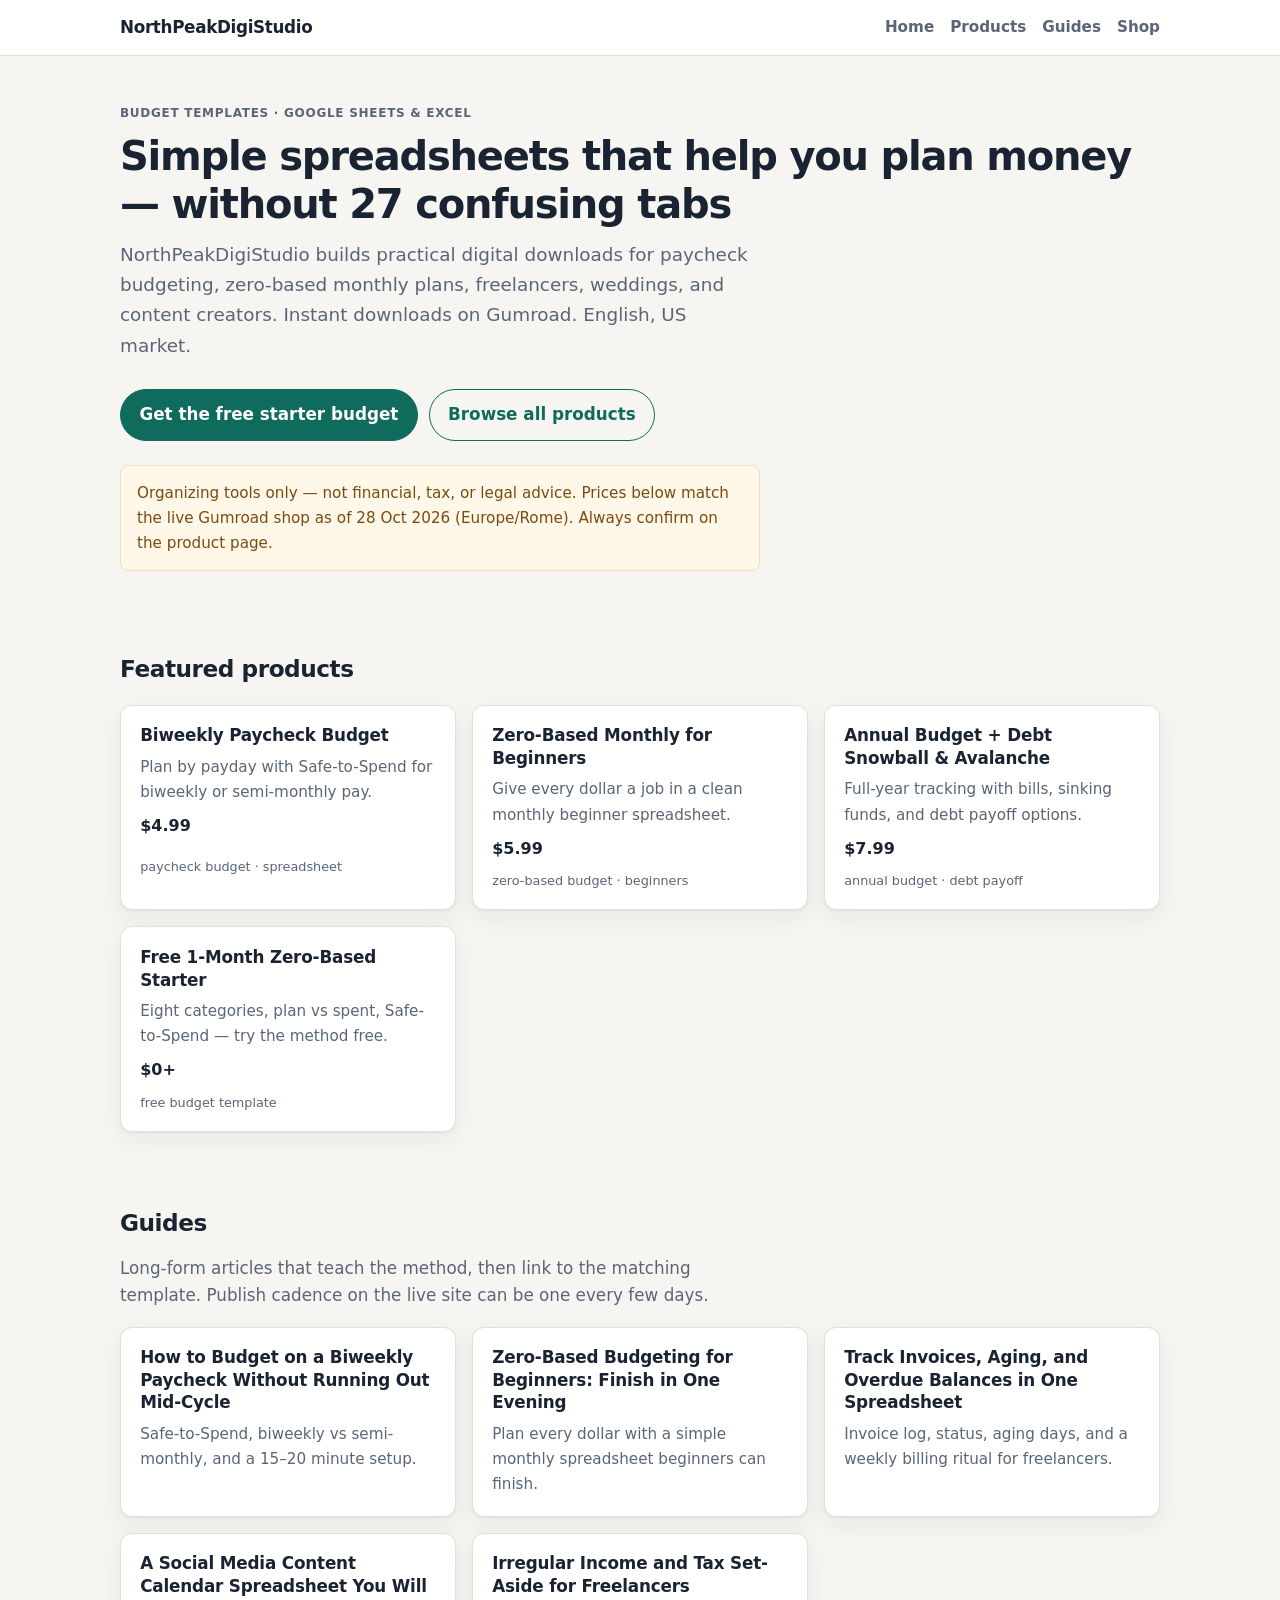
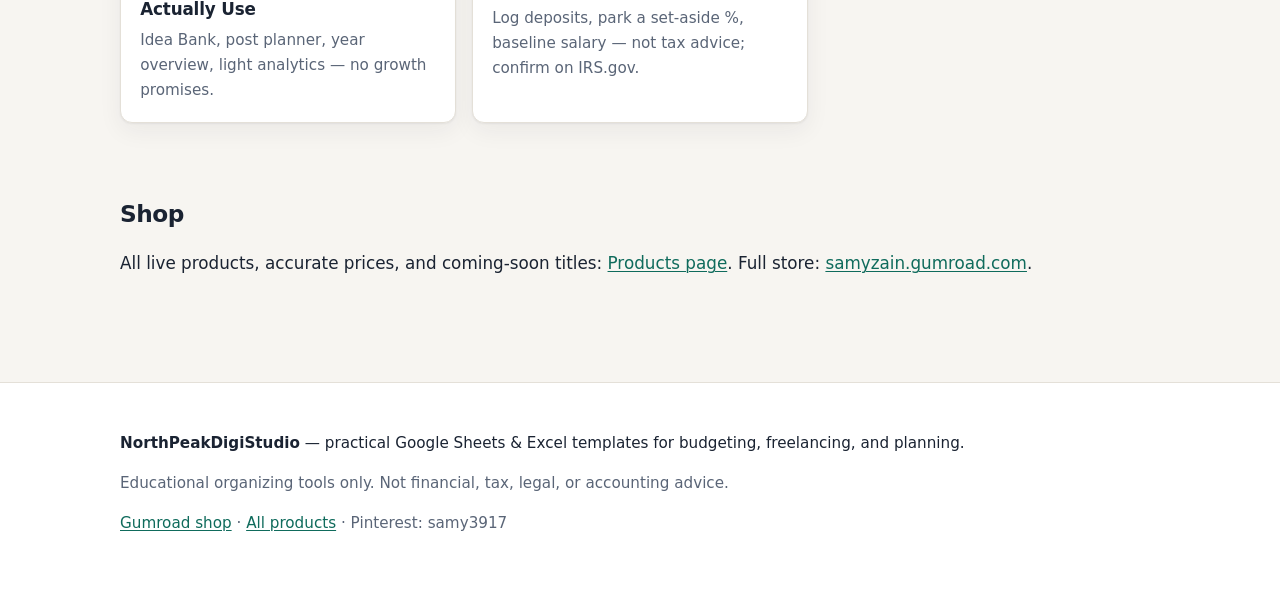
<file: index.html>
<!DOCTYPE html>
<html lang="en">
<head>
  <meta charset="utf-8">
  <meta name="viewport" content="width=device-width, initial-scale=1">
  <title>NorthPeakDigiStudio — Budget Spreadsheets &amp; Planners</title>
  <meta name="description" content="Practical Google Sheets and Excel budget templates, invoice trackers, and planners from NorthPeakDigiStudio. Free zero-based starter plus biweekly, annual, wedding, and freelancer tools.">
  <meta name="author" content="NorthPeakDigiStudio">
  <link rel="canonical" href="https://samyzain-dot.github.io/">
  <meta property="og:type" content="website">
  <meta property="og:site_name" content="NorthPeakDigiStudio">
  <meta property="og:title" content="NorthPeakDigiStudio — Budget Spreadsheets &amp; Planners">
  <meta property="og:description" content="Practical Google Sheets and Excel budget templates, invoice trackers, and planners. Free starter plus biweekly, annual, wedding, and freelancer tools.">
  <meta property="og:url" content="https://samyzain-dot.github.io/">
  <meta property="og:locale" content="en_US">
  <meta name="twitter:card" content="summary">
  <meta name="twitter:title" content="NorthPeakDigiStudio — Budget Spreadsheets &amp; Planners">
  <meta name="twitter:description" content="Practical Google Sheets and Excel budget templates, invoice trackers, and planners from NorthPeakDigiStudio.">
  <link rel="stylesheet" href="css/style.css">
  <script type="application/ld+json">
  {
    "@context": "https://schema.org",
    "@type": "Organization",
    "name": "NorthPeakDigiStudio",
    "url": "https://samyzain-dot.github.io/",
    "sameAs": [
      "https://samyzain.gumroad.com",
      "https://www.pinterest.com/samy3917/"
    ],
    "description": "Practical Google Sheets and Excel templates for budgeting, freelancing, and planning."
  }
  </script>
</head>
<body>
<header class="site-header">
  <div class="wrap header-inner">
    <a class="logo" href="index.html">NorthPeakDigiStudio</a>
    <nav aria-label="Primary">
      <a href="index.html">Home</a>
      <a href="products.html">Products</a>
      <a href="#guides">Guides</a>
      <a href="https://samyzain.gumroad.com" rel="noopener noreferrer">Shop</a>
    </nav>
  </div>
</header>

<main>
  <section class="hero wrap">
    <p class="eyebrow">Budget templates · Google Sheets &amp; Excel</p>
    <h1>Simple spreadsheets that help you plan money — without 27 confusing tabs</h1>
    <p class="lead">NorthPeakDigiStudio builds practical digital downloads for paycheck budgeting, zero-based monthly plans, freelancers, weddings, and content creators. Instant downloads on Gumroad. English, US market.</p>
    <p>
      <a class="btn" href="https://samyzain.gumroad.com/l/duwanz" rel="noopener noreferrer">Get the free starter budget</a>
      <a class="btn btn-ghost" href="products.html">Browse all products</a>
    </p>
    <p class="note" style="margin-top:1.25rem;max-width:40rem;">Organizing tools only — not financial, tax, or legal advice. Prices below match the live Gumroad shop as of 28 Oct 2026 (Europe/Rome). Always confirm on the product page.</p>
  </section>

  <section class="section wrap" id="featured">
    <h2>Featured products</h2>
    <div class="card-grid">
      <article class="card">
        <h3><a href="https://samyzain.gumroad.com/l/jmryh" rel="noopener noreferrer">Biweekly Paycheck Budget</a></h3>
        <p>Plan by payday with Safe-to-Spend for biweekly or semi-monthly pay.</p>
        <p class="price">$4.99</p>
        <p class="tags">paycheck budget · spreadsheet</p>
      </article>
      <article class="card">
        <h3><a href="https://samyzain.gumroad.com/l/dcova" rel="noopener noreferrer">Zero-Based Monthly for Beginners</a></h3>
        <p>Give every dollar a job in a clean monthly beginner spreadsheet.</p>
        <p class="price">$5.99</p>
        <p class="tags">zero-based budget · beginners</p>
      </article>
      <article class="card">
        <h3><a href="https://samyzain.gumroad.com/l/ckmoqx" rel="noopener noreferrer">Annual Budget + Debt Snowball &amp; Avalanche</a></h3>
        <p>Full-year tracking with bills, sinking funds, and debt payoff options.</p>
        <p class="price">$7.99</p>
        <p class="tags">annual budget · debt payoff</p>
      </article>
      <article class="card">
        <h3><a href="https://samyzain.gumroad.com/l/duwanz" rel="noopener noreferrer">Free 1-Month Zero-Based Starter</a></h3>
        <p>Eight categories, plan vs spent, Safe-to-Spend — try the method free.</p>
        <p class="price">$0+</p>
        <p class="tags">free budget template</p>
      </article>
    </div>
  </section>

  <section class="section wrap" id="guides">
    <h2>Guides</h2>
    <p style="color:var(--muted);margin-top:-0.25rem;max-width:40rem;">Long-form articles that teach the method, then link to the matching template. Publish cadence on the live site can be one every few days.</p>
    <div class="card-grid" style="margin-top:1rem;">
      <article class="card">
        <h3><a href="articles/biweekly-paycheck-budget-safe-to-spend.html">How to Budget on a Biweekly Paycheck Without Running Out Mid-Cycle</a></h3>
        <p>Safe-to-Spend, biweekly vs semi-monthly, and a 15–20 minute setup.</p>
      </article>
      <article class="card">
        <h3><a href="articles/zero-based-budget-spreadsheet-beginners.html">Zero-Based Budgeting for Beginners: Finish in One Evening</a></h3>
        <p>Plan every dollar with a simple monthly spreadsheet beginners can finish.</p>
      </article>
      <article class="card">
        <h3><a href="articles/freelancer-invoice-tracker-aging.html">Track Invoices, Aging, and Overdue Balances in One Spreadsheet</a></h3>
        <p>Invoice log, status, aging days, and a weekly billing ritual for freelancers.</p>
      </article>
      <article class="card">
        <h3><a href="articles/social-media-content-calendar-spreadsheet.html">A Social Media Content Calendar Spreadsheet You Will Actually Use</a></h3>
        <p>Idea Bank, post planner, year overview, light analytics — no growth promises.</p>
      </article>
      <article class="card">
        <h3><a href="articles/irregular-income-tax-setaside-freelancers.html">Irregular Income and Tax Set-Aside for Freelancers</a></h3>
        <p>Log deposits, park a set-aside %, baseline salary — not tax advice; confirm on IRS.gov.</p>
      </article>
    </div>
  </section>

  <section class="section wrap">
    <h2>Shop</h2>
    <p>All live products, accurate prices, and coming-soon titles: <a href="products.html">Products page</a>. Full store: <a href="https://samyzain.gumroad.com" rel="noopener noreferrer">samyzain.gumroad.com</a>.</p>
  </section>
</main>

<footer class="site-footer">
  <div class="wrap">
    <p><strong>NorthPeakDigiStudio</strong> — practical Google Sheets &amp; Excel templates for budgeting, freelancing, and planning.</p>
    <p class="muted">Educational organizing tools only. Not financial, tax, legal, or accounting advice.</p>
    <p class="muted"><a href="https://samyzain.gumroad.com" rel="noopener noreferrer">Gumroad shop</a> · <a href="products.html">All products</a> · Pinterest: samy3917</p>
  </div>
</footer>
</body>
</html>
</file>
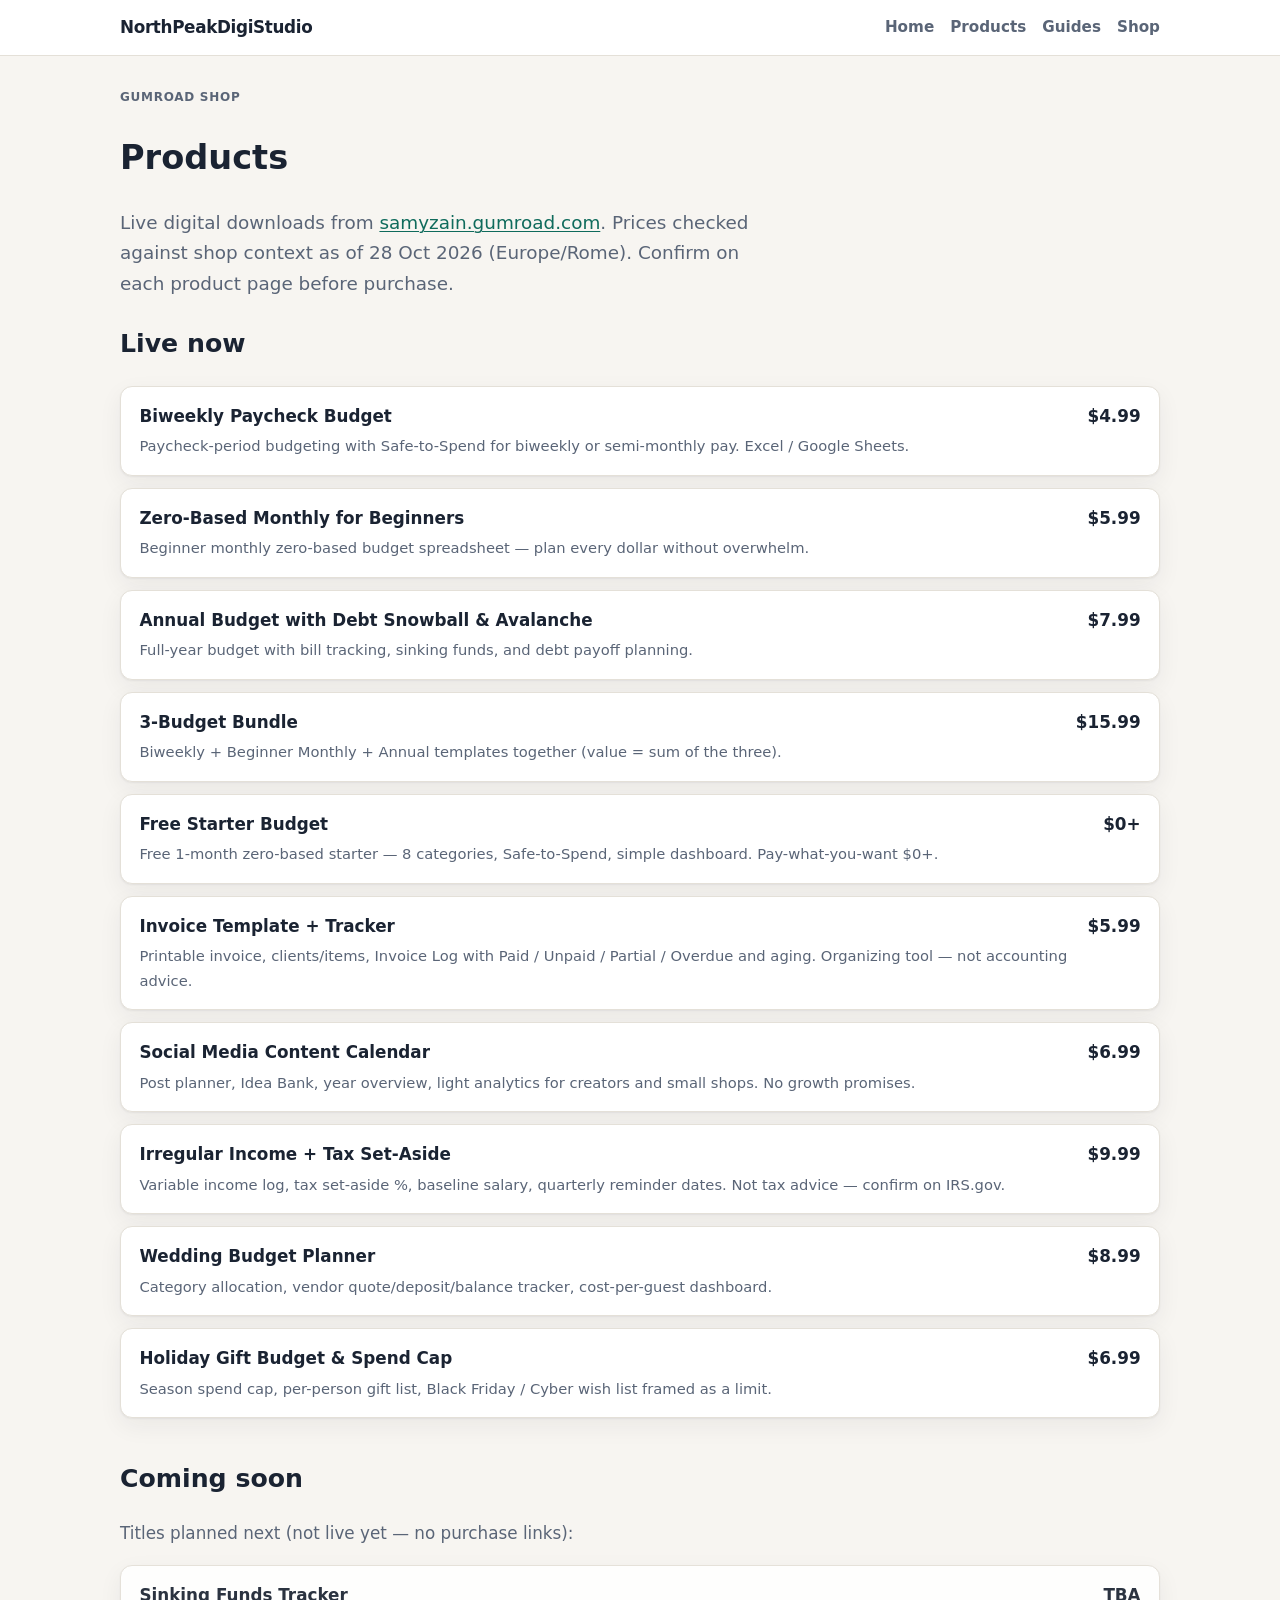
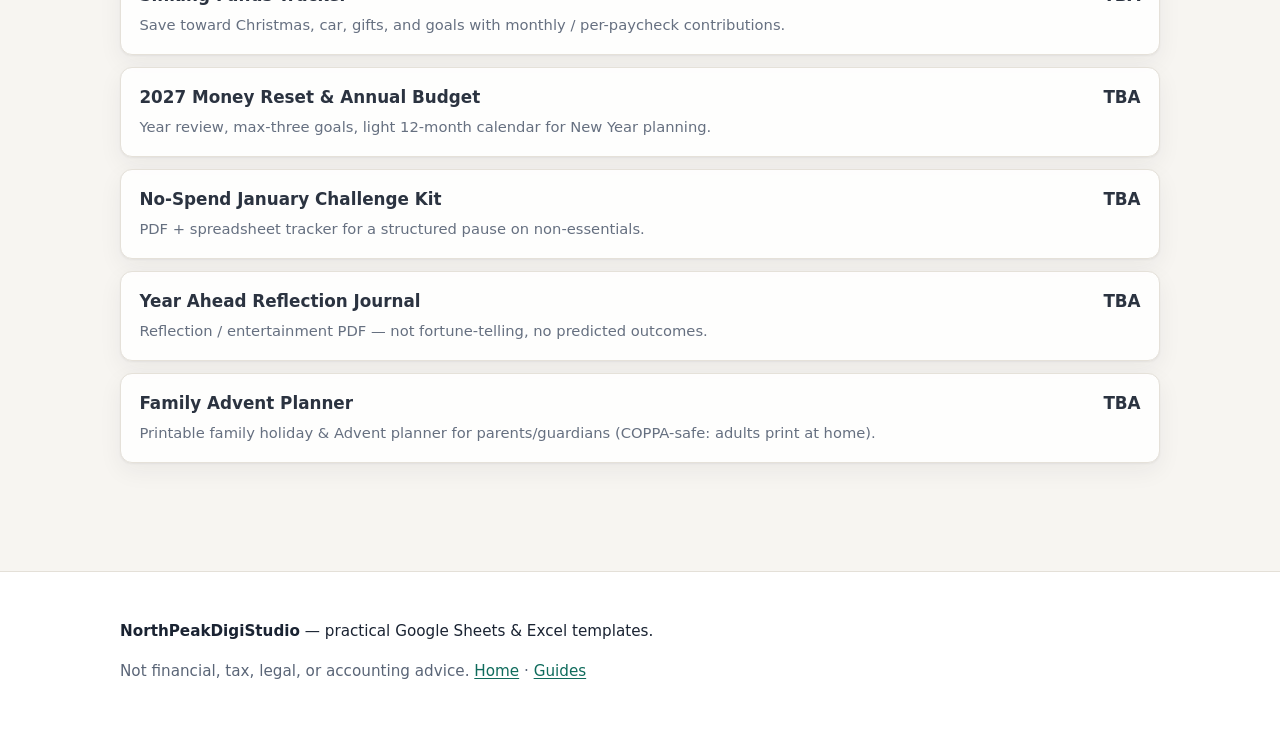
<file: products.html>
<!DOCTYPE html>
<html lang="en">
<head>
  <meta charset="utf-8">
  <meta name="viewport" content="width=device-width, initial-scale=1">
  <title>Budget Spreadsheets &amp; Planners — NorthPeakDigiStudio Products</title>
  <meta name="description" content="All NorthPeakDigiStudio Gumroad products: biweekly paycheck budget, zero-based beginner, annual debt payoff, invoice tracker, content calendar, wedding budget, holiday gift budget, and free starter.">
  <meta name="author" content="NorthPeakDigiStudio">
  <link rel="canonical" href="https://samyzain-dot.github.io/products.html">
  <meta property="og:type" content="website">
  <meta property="og:site_name" content="NorthPeakDigiStudio">
  <meta property="og:title" content="Budget Spreadsheets &amp; Planners — NorthPeakDigiStudio Products">
  <meta property="og:description" content="Live Gumroad prices for NorthPeakDigiStudio budget templates, freelancer tools, and planners.">
  <meta property="og:url" content="https://samyzain-dot.github.io/products.html">
  <meta property="og:locale" content="en_US">
  <meta name="twitter:card" content="summary">
  <meta name="twitter:title" content="NorthPeakDigiStudio Products">
  <meta name="twitter:description" content="Live Gumroad prices for NorthPeakDigiStudio budget templates and planners.">
  <link rel="stylesheet" href="css/style.css">
  <script type="application/ld+json">
  {
    "@context": "https://schema.org",
    "@type": "ItemList",
    "name": "NorthPeakDigiStudio products",
    "itemListElement": [
      {"@type": "ListItem", "position": 1, "name": "Biweekly Paycheck Budget", "url": "https://samyzain.gumroad.com/l/jmryh"},
      {"@type": "ListItem", "position": 2, "name": "Zero-Based Monthly for Beginners", "url": "https://samyzain.gumroad.com/l/dcova"},
      {"@type": "ListItem", "position": 3, "name": "Annual Budget with Debt Snowball & Avalanche", "url": "https://samyzain.gumroad.com/l/ckmoqx"},
      {"@type": "ListItem", "position": 4, "name": "3-Budget Bundle", "url": "https://samyzain.gumroad.com/l/ewnfc"},
      {"@type": "ListItem", "position": 5, "name": "Free Starter Budget", "url": "https://samyzain.gumroad.com/l/duwanz"},
      {"@type": "ListItem", "position": 6, "name": "Invoice Template + Tracker", "url": "https://samyzain.gumroad.com/l/eawkte"},
      {"@type": "ListItem", "position": 7, "name": "Social Media Content Calendar", "url": "https://samyzain.gumroad.com/l/lmdxyc"},
      {"@type": "ListItem", "position": 8, "name": "Irregular Income + Tax Set-Aside", "url": "https://samyzain.gumroad.com/l/agpxf"},
      {"@type": "ListItem", "position": 9, "name": "Wedding Budget Planner", "url": "https://samyzain.gumroad.com/l/euxnbm"},
      {"@type": "ListItem", "position": 10, "name": "Holiday Gift Budget & Spend Cap", "url": "https://samyzain.gumroad.com/l/bmsgm"}
    ]
  }
  </script>
</head>
<body>
<header class="site-header">
  <div class="wrap header-inner">
    <a class="logo" href="index.html">NorthPeakDigiStudio</a>
    <nav aria-label="Primary">
      <a href="index.html">Home</a>
      <a href="products.html">Products</a>
      <a href="index.html#guides">Guides</a>
      <a href="https://samyzain.gumroad.com" rel="noopener noreferrer">Shop</a>
    </nav>
  </div>
</header>

<main class="wrap" style="padding:2rem 0 3rem;">
  <p class="eyebrow">Gumroad shop</p>
  <h1>Products</h1>
  <p class="lead" style="margin-top:0.5rem;">Live digital downloads from <a href="https://samyzain.gumroad.com" rel="noopener noreferrer">samyzain.gumroad.com</a>. Prices checked against shop context as of 28 Oct 2026 (Europe/Rome). Confirm on each product page before purchase.</p>

  <h2>Live now</h2>
  <ul class="product-list">
    <li>
      <div class="info">
        <h3><a href="https://samyzain.gumroad.com/l/jmryh" rel="noopener noreferrer">Biweekly Paycheck Budget</a></h3>
        <p class="desc">Paycheck-period budgeting with Safe-to-Spend for biweekly or semi-monthly pay. Excel / Google Sheets.</p>
      </div>
      <span class="price">$4.99</span>
    </li>
    <li>
      <div class="info">
        <h3><a href="https://samyzain.gumroad.com/l/dcova" rel="noopener noreferrer">Zero-Based Monthly for Beginners</a></h3>
        <p class="desc">Beginner monthly zero-based budget spreadsheet — plan every dollar without overwhelm.</p>
      </div>
      <span class="price">$5.99</span>
    </li>
    <li>
      <div class="info">
        <h3><a href="https://samyzain.gumroad.com/l/ckmoqx" rel="noopener noreferrer">Annual Budget with Debt Snowball &amp; Avalanche</a></h3>
        <p class="desc">Full-year budget with bill tracking, sinking funds, and debt payoff planning.</p>
      </div>
      <span class="price">$7.99</span>
    </li>
    <li>
      <div class="info">
        <h3><a href="https://samyzain.gumroad.com/l/ewnfc" rel="noopener noreferrer">3-Budget Bundle</a></h3>
        <p class="desc">Biweekly + Beginner Monthly + Annual templates together (value = sum of the three).</p>
      </div>
      <span class="price">$15.99</span>
    </li>
    <li>
      <div class="info">
        <h3><a href="https://samyzain.gumroad.com/l/duwanz" rel="noopener noreferrer">Free Starter Budget</a></h3>
        <p class="desc">Free 1-month zero-based starter — 8 categories, Safe-to-Spend, simple dashboard. Pay-what-you-want $0+.</p>
      </div>
      <span class="price">$0+</span>
    </li>
    <li>
      <div class="info">
        <h3><a href="https://samyzain.gumroad.com/l/eawkte" rel="noopener noreferrer">Invoice Template + Tracker</a></h3>
        <p class="desc">Printable invoice, clients/items, Invoice Log with Paid / Unpaid / Partial / Overdue and aging. Organizing tool — not accounting advice.</p>
      </div>
      <span class="price">$5.99</span>
    </li>
    <li>
      <div class="info">
        <h3><a href="https://samyzain.gumroad.com/l/lmdxyc" rel="noopener noreferrer">Social Media Content Calendar</a></h3>
        <p class="desc">Post planner, Idea Bank, year overview, light analytics for creators and small shops. No growth promises.</p>
      </div>
      <span class="price">$6.99</span>
    </li>
    <li>
      <div class="info">
        <h3><a href="https://samyzain.gumroad.com/l/agpxf" rel="noopener noreferrer">Irregular Income + Tax Set-Aside</a></h3>
        <p class="desc">Variable income log, tax set-aside %, baseline salary, quarterly reminder dates. Not tax advice — confirm on IRS.gov.</p>
      </div>
      <span class="price">$9.99</span>
    </li>
    <li>
      <div class="info">
        <h3><a href="https://samyzain.gumroad.com/l/euxnbm" rel="noopener noreferrer">Wedding Budget Planner</a></h3>
        <p class="desc">Category allocation, vendor quote/deposit/balance tracker, cost-per-guest dashboard.</p>
      </div>
      <span class="price">$8.99</span>
    </li>
    <li>
      <div class="info">
        <h3><a href="https://samyzain.gumroad.com/l/bmsgm" rel="noopener noreferrer">Holiday Gift Budget &amp; Spend Cap</a></h3>
        <p class="desc">Season spend cap, per-person gift list, Black Friday / Cyber wish list framed as a limit.</p>
      </div>
      <span class="price">$6.99</span>
    </li>
  </ul>

  <h2 style="margin-top:2.5rem;">Coming soon</h2>
  <p class="muted" style="color:var(--muted);">Titles planned next (not live yet — no purchase links):</p>
  <ul class="product-list">
    <li class="coming"><div class="info"><h3>Sinking Funds Tracker</h3><p class="desc">Save toward Christmas, car, gifts, and goals with monthly / per-paycheck contributions.</p></div><span class="price">TBA</span></li>
    <li class="coming"><div class="info"><h3>2027 Money Reset &amp; Annual Budget</h3><p class="desc">Year review, max-three goals, light 12-month calendar for New Year planning.</p></div><span class="price">TBA</span></li>
    <li class="coming"><div class="info"><h3>No-Spend January Challenge Kit</h3><p class="desc">PDF + spreadsheet tracker for a structured pause on non-essentials.</p></div><span class="price">TBA</span></li>
    <li class="coming"><div class="info"><h3>Year Ahead Reflection Journal</h3><p class="desc">Reflection / entertainment PDF — not fortune-telling, no predicted outcomes.</p></div><span class="price">TBA</span></li>
    <li class="coming"><div class="info"><h3>Family Advent Planner</h3><p class="desc">Printable family holiday &amp; Advent planner for parents/guardians (COPPA-safe: adults print at home).</p></div><span class="price">TBA</span></li>
  </ul>
</main>

<footer class="site-footer">
  <div class="wrap">
    <p><strong>NorthPeakDigiStudio</strong> — practical Google Sheets &amp; Excel templates.</p>
    <p class="muted">Not financial, tax, legal, or accounting advice. <a href="index.html">Home</a> · <a href="index.html#guides">Guides</a></p>
  </div>
</footer>
</body>
</html>
</file>
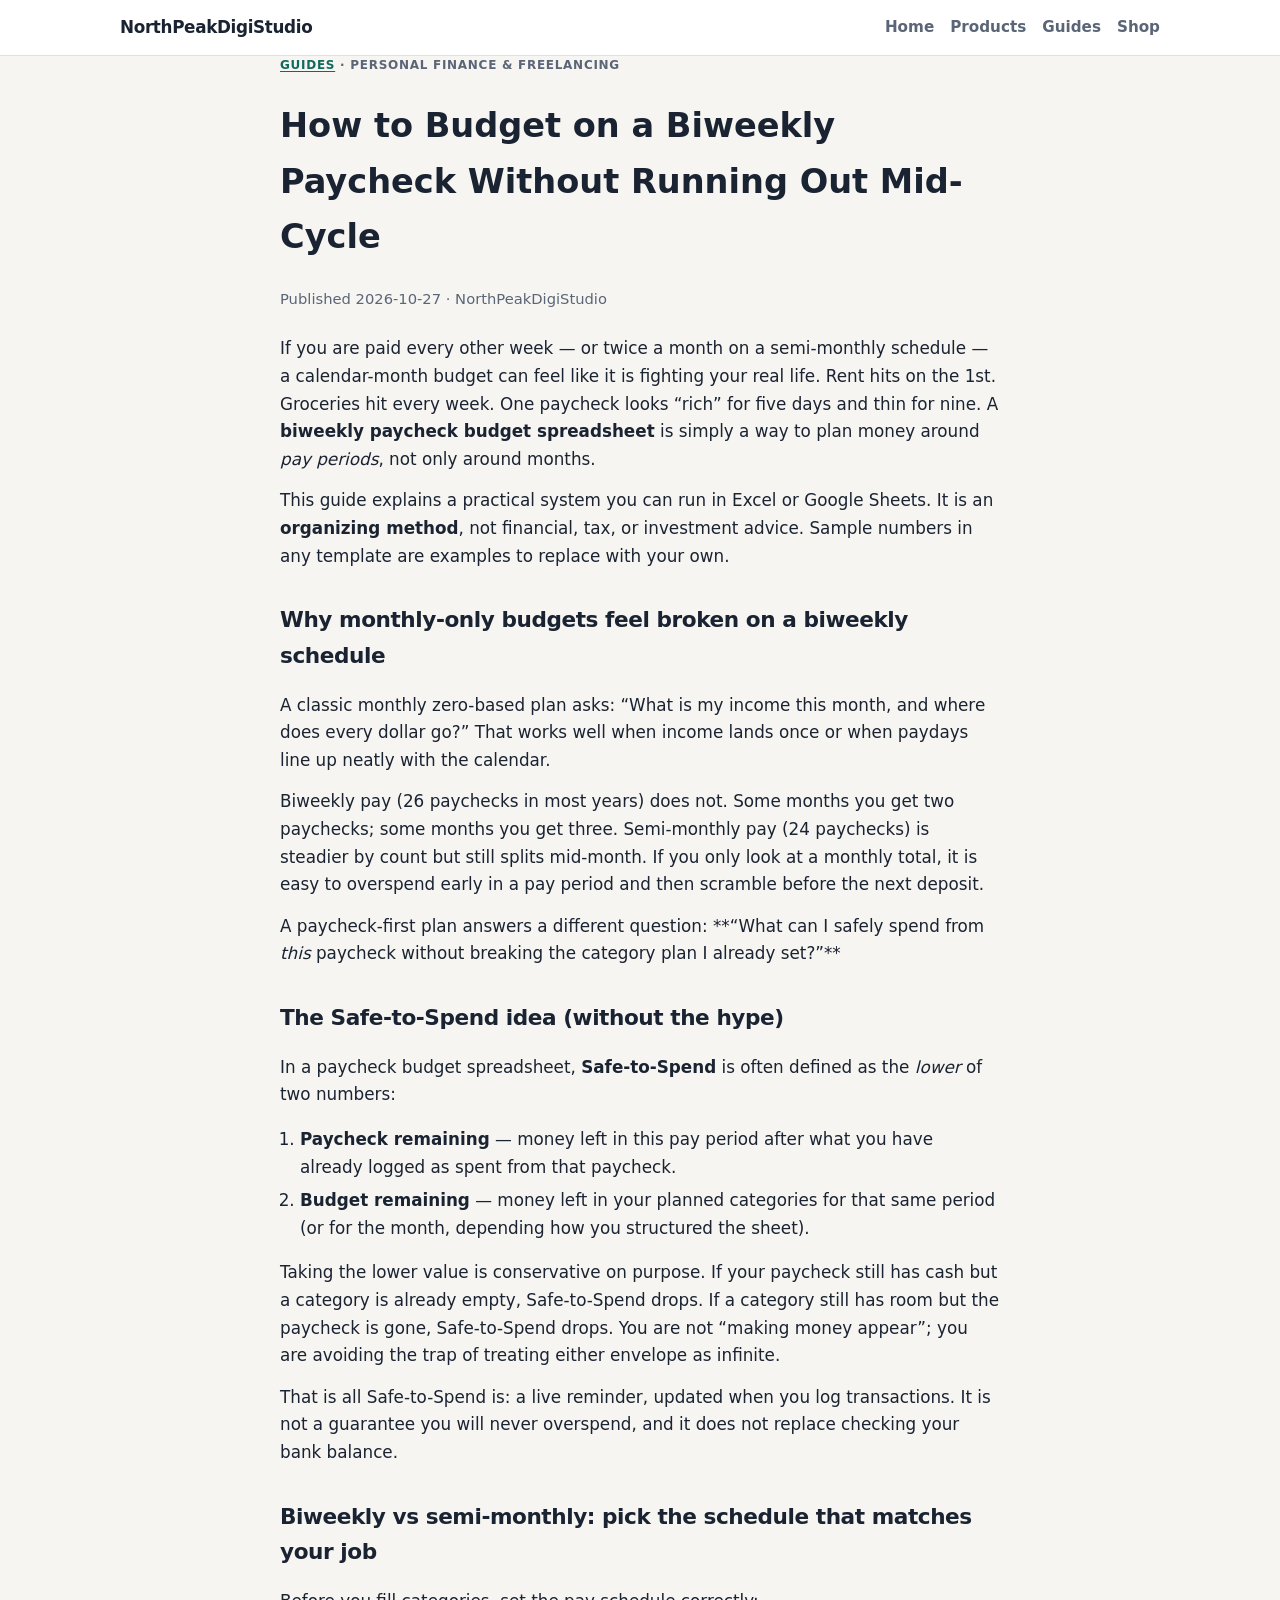
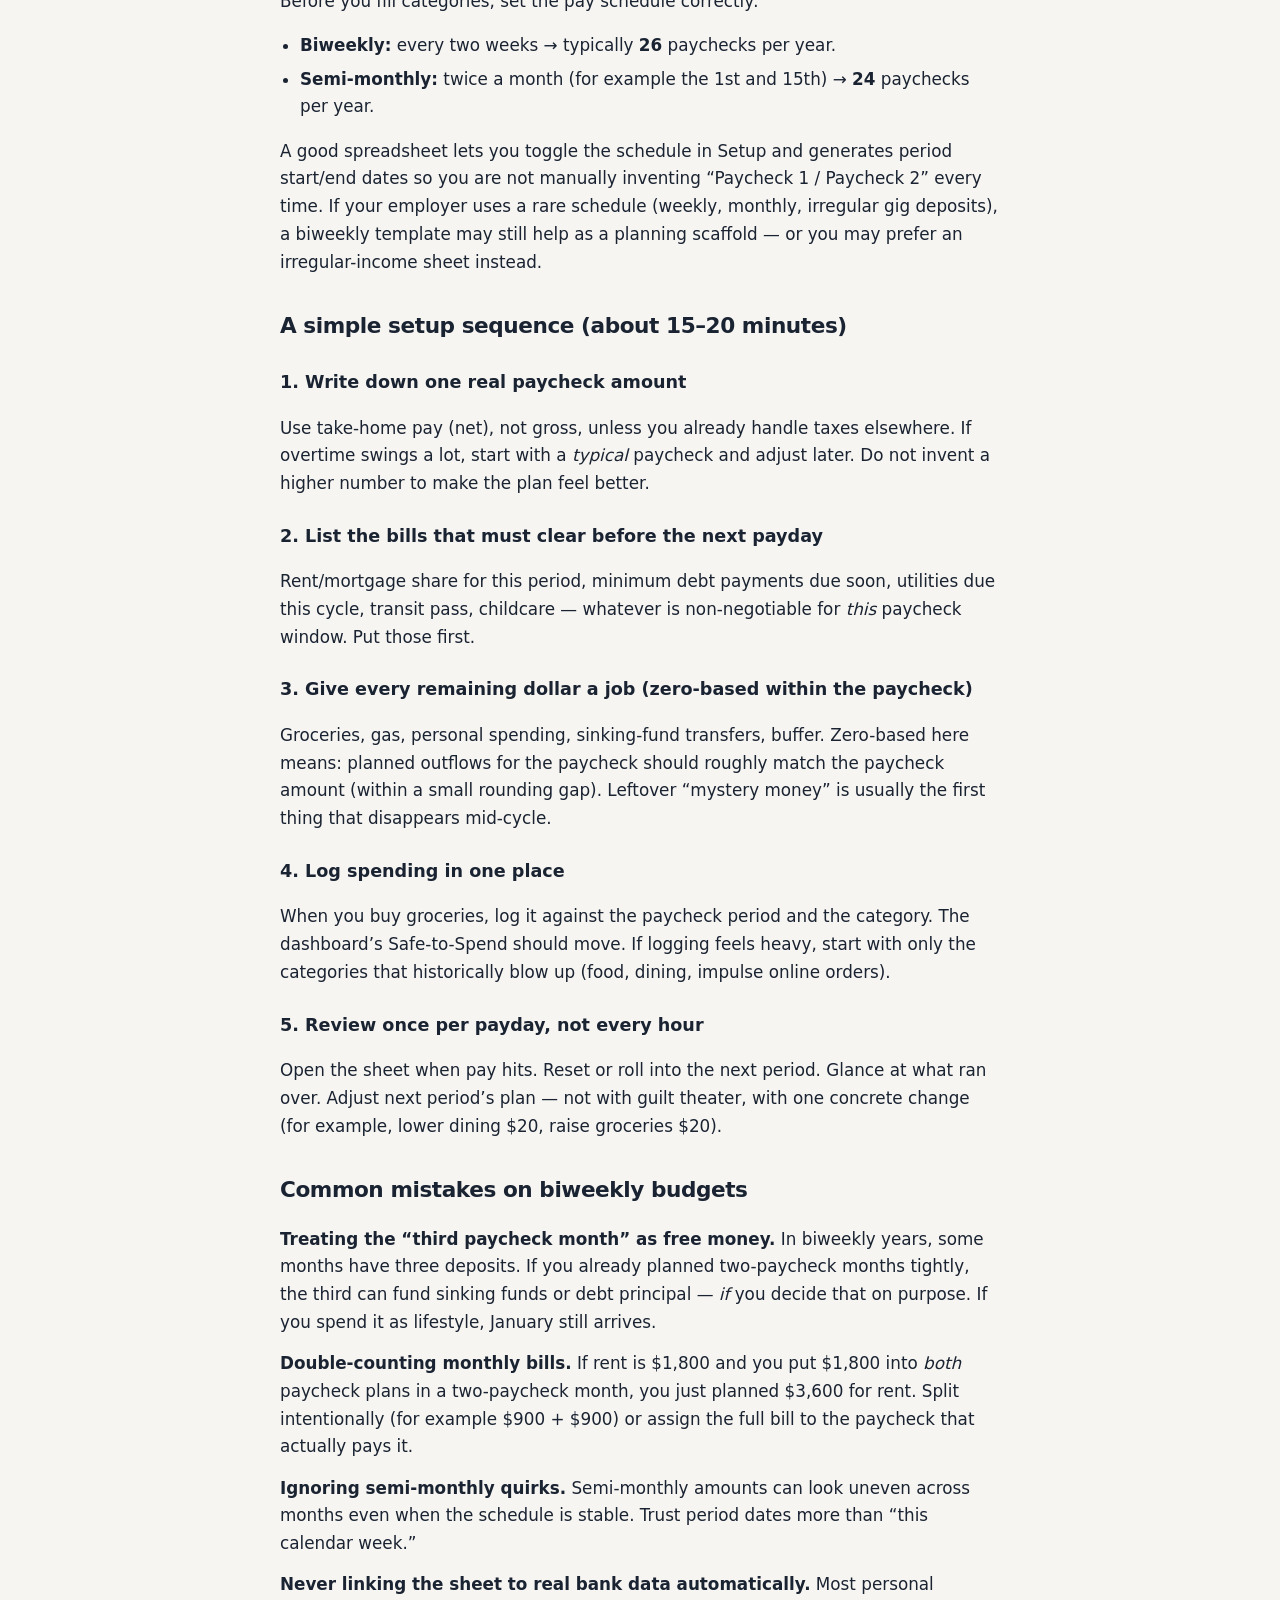
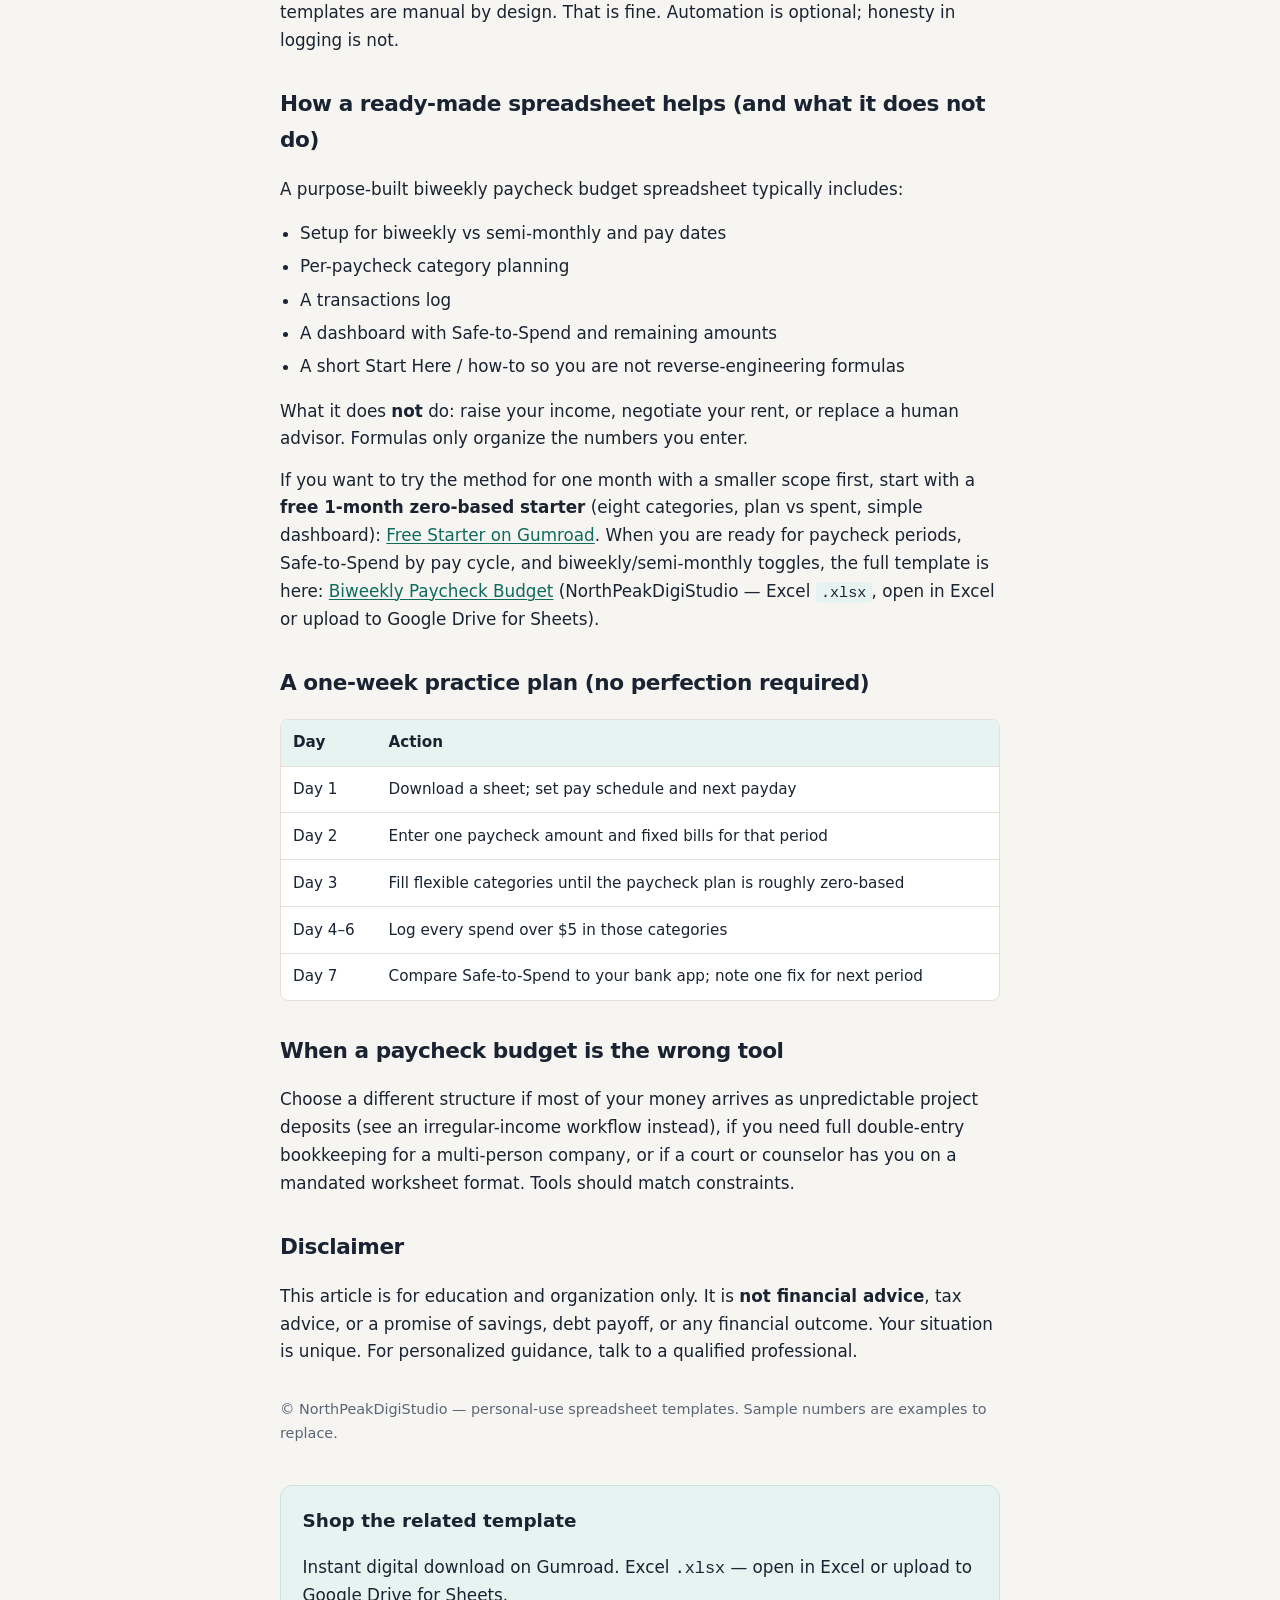
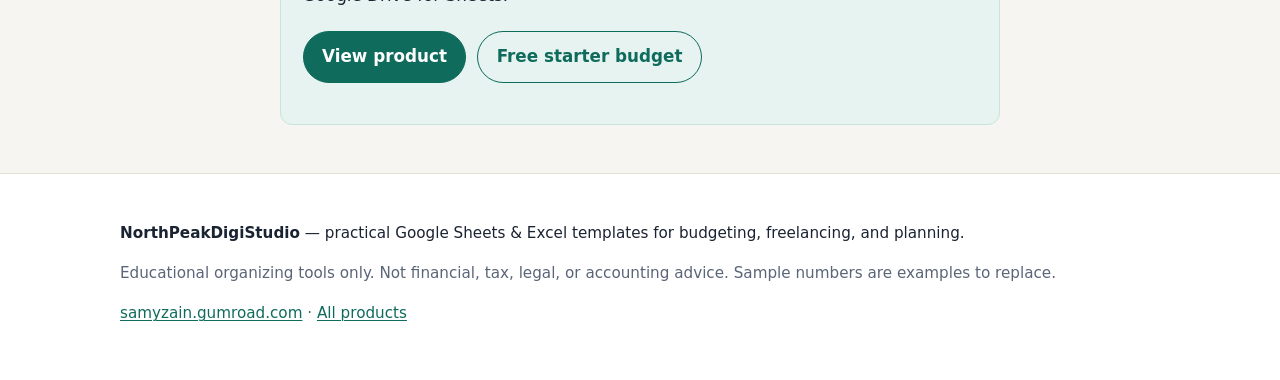
<file: articles/biweekly-paycheck-budget-safe-to-spend.html>
<!DOCTYPE html>
<html lang="en">
<head>
  <meta charset="utf-8">
  <meta name="viewport" content="width=device-width, initial-scale=1">
  <title>Biweekly Paycheck Budget: Safe-to-Spend Spreadsheet Guide</title>
  <meta name="description" content="Learn how to plan a biweekly or semi-monthly paycheck with Safe-to-Spend — the lower of paycheck remaining and category budget remaining. Includes a free starter.">
  <meta name="author" content="NorthPeakDigiStudio">
  <link rel="canonical" href="https://samyzain-dot.github.io/articles/biweekly-paycheck-budget-safe-to-spend.html">
  <meta property="og:type" content="article">
  <meta property="og:site_name" content="NorthPeakDigiStudio">
  <meta property="og:title" content="Biweekly Paycheck Budget: Safe-to-Spend Spreadsheet Guide">
  <meta property="og:description" content="Learn how to plan a biweekly or semi-monthly paycheck with Safe-to-Spend — the lower of paycheck remaining and category budget remaining. Includes a free starter.">
  <meta property="og:url" content="https://samyzain-dot.github.io/articles/biweekly-paycheck-budget-safe-to-spend.html">
  <meta property="og:locale" content="en_US">
  <meta name="twitter:card" content="summary">
  <meta name="twitter:title" content="Biweekly Paycheck Budget: Safe-to-Spend Spreadsheet Guide">
  <meta name="twitter:description" content="Learn how to plan a biweekly or semi-monthly paycheck with Safe-to-Spend — the lower of paycheck remaining and category budget remaining. Includes a free starter.">
  <link rel="stylesheet" href="../css/style.css">
  <script type="application/ld+json">
{
  "@context": "https://schema.org",
  "@type": "Article",
  "headline": "How to Budget on a Biweekly Paycheck Without Running Out Mid-Cycle",
  "description": "Learn how to plan a biweekly or semi-monthly paycheck with Safe-to-Spend — the lower of paycheck remaining and category budget remaining. Includes a free starter.",
  "datePublished": "2026-10-27",
  "dateModified": "2026-10-27",
  "author": {
    "@type": "Organization",
    "name": "NorthPeakDigiStudio",
    "url": "https://samyzain.gumroad.com"
  },
  "publisher": {
    "@type": "Organization",
    "name": "NorthPeakDigiStudio",
    "url": "https://samyzain.gumroad.com"
  },
  "mainEntityOfPage": {
    "@type": "WebPage",
    "@id": "https://samyzain-dot.github.io/articles/biweekly-paycheck-budget-safe-to-spend.html"
  },
  "about": "biweekly paycheck budget spreadsheet"
}
  </script>
</head>
<body>
<header class="site-header">
  <div class="wrap header-inner">
    <a class="logo" href="../index.html">NorthPeakDigiStudio</a>
    <nav aria-label="Primary">
      <a href="../index.html">Home</a>
      <a href="../products.html">Products</a>
      <a href="../index.html#guides">Guides</a>
      <a href="https://samyzain.gumroad.com" rel="noopener noreferrer">Shop</a>
    </nav>
  </div>
</header>
  <main class="wrap article">
    <p class="eyebrow"><a href="../index.html#guides">Guides</a> · Personal finance &amp; freelancing</p>
    <h1>How to Budget on a Biweekly Paycheck Without Running Out Mid-Cycle</h1>
    <p class="meta">Published 2026-10-27 · NorthPeakDigiStudio</p>
    <article class="prose">
<p>If you are paid every other week — or twice a month on a semi-monthly schedule — a calendar-month budget can feel like it is fighting your real life. Rent hits on the 1st. Groceries hit every week. One paycheck looks “rich” for five days and thin for nine. A <strong>biweekly paycheck budget spreadsheet</strong> is simply a way to plan money around <em>pay periods</em>, not only around months.</p>
<p>This guide explains a practical system you can run in Excel or Google Sheets. It is an <strong>organizing method</strong>, not financial, tax, or investment advice. Sample numbers in any template are examples to replace with your own.</p>
<h2 id="why-monthly-only-budgets-feel-broken-on-a-biweekly-schedule">Why monthly-only budgets feel broken on a biweekly schedule</h2>
<p>A classic monthly zero-based plan asks: “What is my income this month, and where does every dollar go?” That works well when income lands once or when paydays line up neatly with the calendar.</p>
<p>Biweekly pay (26 paychecks in most years) does not. Some months you get two paychecks; some months you get three. Semi-monthly pay (24 paychecks) is steadier by count but still splits mid-month. If you only look at a monthly total, it is easy to overspend early in a pay period and then scramble before the next deposit.</p>
<p>A paycheck-first plan answers a different question: **“What can I safely spend from <em>this</em> paycheck without breaking the category plan I already set?”**</p>
<h2 id="the-safe-to-spend-idea-without-the-hype">The Safe-to-Spend idea (without the hype)</h2>
<p>In a paycheck budget spreadsheet, <strong>Safe-to-Spend</strong> is often defined as the <em>lower</em> of two numbers:</p>
<ol><li><strong>Paycheck remaining</strong> — money left in this pay period after what you have already logged as spent from that paycheck.</li><li><strong>Budget remaining</strong> — money left in your planned categories for that same period (or for the month, depending how you structured the sheet).</li></ol>
<p>Taking the lower value is conservative on purpose. If your paycheck still has cash but a category is already empty, Safe-to-Spend drops. If a category still has room but the paycheck is gone, Safe-to-Spend drops. You are not “making money appear”; you are avoiding the trap of treating either envelope as infinite.</p>
<p>That is all Safe-to-Spend is: a live reminder, updated when you log transactions. It is not a guarantee you will never overspend, and it does not replace checking your bank balance.</p>
<h2 id="biweekly-vs-semi-monthly-pick-the-schedule-that-matches-your-job">Biweekly vs semi-monthly: pick the schedule that matches your job</h2>
<p>Before you fill categories, set the pay schedule correctly:</p>
<ul><li><strong>Biweekly:</strong> every two weeks → typically <strong>26</strong> paychecks per year.</li><li><strong>Semi-monthly:</strong> twice a month (for example the 1st and 15th) → <strong>24</strong> paychecks per year.</li></ul>
<p>A good spreadsheet lets you toggle the schedule in Setup and generates period start/end dates so you are not manually inventing “Paycheck 1 / Paycheck 2” every time. If your employer uses a rare schedule (weekly, monthly, irregular gig deposits), a biweekly template may still help as a planning scaffold — or you may prefer an irregular-income sheet instead.</p>
<h2 id="a-simple-setup-sequence-about-15-20-minutes">A simple setup sequence (about 15–20 minutes)</h2>
<h3 id="1-write-down-one-real-paycheck-amount">1. Write down one real paycheck amount</h3>
<p>Use take-home pay (net), not gross, unless you already handle taxes elsewhere. If overtime swings a lot, start with a <em>typical</em> paycheck and adjust later. Do not invent a higher number to make the plan feel better.</p>
<h3 id="2-list-the-bills-that-must-clear-before-the-next-payday">2. List the bills that must clear before the next payday</h3>
<p>Rent/mortgage share for this period, minimum debt payments due soon, utilities due this cycle, transit pass, childcare — whatever is non-negotiable for <em>this</em> paycheck window. Put those first.</p>
<h3 id="3-give-every-remaining-dollar-a-job-zero-based-within-the-paycheck">3. Give every remaining dollar a job (zero-based within the paycheck)</h3>
<p>Groceries, gas, personal spending, sinking-fund transfers, buffer. Zero-based here means: planned outflows for the paycheck should roughly match the paycheck amount (within a small rounding gap). Leftover “mystery money” is usually the first thing that disappears mid-cycle.</p>
<h3 id="4-log-spending-in-one-place">4. Log spending in one place</h3>
<p>When you buy groceries, log it against the paycheck period and the category. The dashboard’s Safe-to-Spend should move. If logging feels heavy, start with only the categories that historically blow up (food, dining, impulse online orders).</p>
<h3 id="5-review-once-per-payday-not-every-hour">5. Review once per payday, not every hour</h3>
<p>Open the sheet when pay hits. Reset or roll into the next period. Glance at what ran over. Adjust next period’s plan — not with guilt theater, with one concrete change (for example, lower dining $20, raise groceries $20).</p>
<h2 id="common-mistakes-on-biweekly-budgets">Common mistakes on biweekly budgets</h2>
<p><strong>Treating the “third paycheck month” as free money.</strong> In biweekly years, some months have three deposits. If you already planned two-paycheck months tightly, the third can fund sinking funds or debt principal — <em>if</em> you decide that on purpose. If you spend it as lifestyle, January still arrives.</p>
<p><strong>Double-counting monthly bills.</strong> If rent is $1,800 and you put $1,800 into <em>both</em> paycheck plans in a two-paycheck month, you just planned $3,600 for rent. Split intentionally (for example $900 + $900) or assign the full bill to the paycheck that actually pays it.</p>
<p><strong>Ignoring semi-monthly quirks.</strong> Semi-monthly amounts can look uneven across months even when the schedule is stable. Trust period dates more than “this calendar week.”</p>
<p><strong>Never linking the sheet to real bank data automatically.</strong> Most personal templates are manual by design. That is fine. Automation is optional; honesty in logging is not.</p>
<h2 id="how-a-ready-made-spreadsheet-helps-and-what-it-does-not-do">How a ready-made spreadsheet helps (and what it does not do)</h2>
<p>A purpose-built biweekly paycheck budget spreadsheet typically includes:</p>
<ul><li>Setup for biweekly vs semi-monthly and pay dates</li><li>Per-paycheck category planning</li><li>A transactions log</li><li>A dashboard with Safe-to-Spend and remaining amounts</li><li>A short Start Here / how-to so you are not reverse-engineering formulas</li></ul>
<p>What it does <strong>not</strong> do: raise your income, negotiate your rent, or replace a human advisor. Formulas only organize the numbers you enter.</p>
<p>If you want to try the method for one month with a smaller scope first, start with a <strong>free 1-month zero-based starter</strong> (eight categories, plan vs spent, simple dashboard): <a href="https://samyzain.gumroad.com/l/duwanz" rel="noopener noreferrer">Free Starter on Gumroad</a>. When you are ready for paycheck periods, Safe-to-Spend by pay cycle, and biweekly/semi-monthly toggles, the full template is here: <a href="https://samyzain.gumroad.com/l/jmryh" rel="noopener noreferrer">Biweekly Paycheck Budget</a> (NorthPeakDigiStudio — Excel <code>.xlsx</code>, open in Excel or upload to Google Drive for Sheets).</p>
<h2 id="a-one-week-practice-plan-no-perfection-required">A one-week practice plan (no perfection required)</h2>
<div class="table-wrap"><table>
<thead><tr><th>Day</th><th>Action</th></tr></thead>
<tbody>
<tr><td>Day 1</td><td>Download a sheet; set pay schedule and next payday</td></tr>
<tr><td>Day 2</td><td>Enter one paycheck amount and fixed bills for that period</td></tr>
<tr><td>Day 3</td><td>Fill flexible categories until the paycheck plan is roughly zero-based</td></tr>
<tr><td>Day 4–6</td><td>Log every spend over $5 in those categories</td></tr>
<tr><td>Day 7</td><td>Compare Safe-to-Spend to your bank app; note one fix for next period</td></tr>
</tbody></table></div>
<h2 id="when-a-paycheck-budget-is-the-wrong-tool">When a paycheck budget is the wrong tool</h2>
<p>Choose a different structure if most of your money arrives as unpredictable project deposits (see an irregular-income workflow instead), if you need full double-entry bookkeeping for a multi-person company, or if a court or counselor has you on a mandated worksheet format. Tools should match constraints.</p>
<h2 id="disclaimer">Disclaimer</h2>
<p>This article is for education and organization only. It is <strong>not financial advice</strong>, tax advice, or a promise of savings, debt payoff, or any financial outcome. Your situation is unique. For personalized guidance, talk to a qualified professional.</p>
<p class="footer-note">© NorthPeakDigiStudio — personal-use spreadsheet templates. Sample numbers are examples to replace.</p>
    </article>
    <aside class="cta-box">
      <h2>Shop the related template</h2>
      <p>Instant digital download on Gumroad. Excel <code>.xlsx</code> — open in Excel or upload to Google Drive for Sheets.</p>
      <p><a class="btn" href="https://samyzain.gumroad.com/l/jmryh" rel="noopener noreferrer">View product</a>
         <a class="btn btn-ghost" href="https://samyzain.gumroad.com/l/duwanz" rel="noopener noreferrer">Free starter budget</a></p>
    </aside>
  </main>
<footer class="site-footer">
  <div class="wrap">
    <p><strong>NorthPeakDigiStudio</strong> — practical Google Sheets &amp; Excel templates for budgeting, freelancing, and planning.</p>
    <p class="muted">Educational organizing tools only. Not financial, tax, legal, or accounting advice. Sample numbers are examples to replace.</p>
    <p class="muted"><a href="https://samyzain.gumroad.com" rel="noopener noreferrer">samyzain.gumroad.com</a> · <a href="../products.html">All products</a></p>
  </div>
</footer>
</body>
</html>
</file>
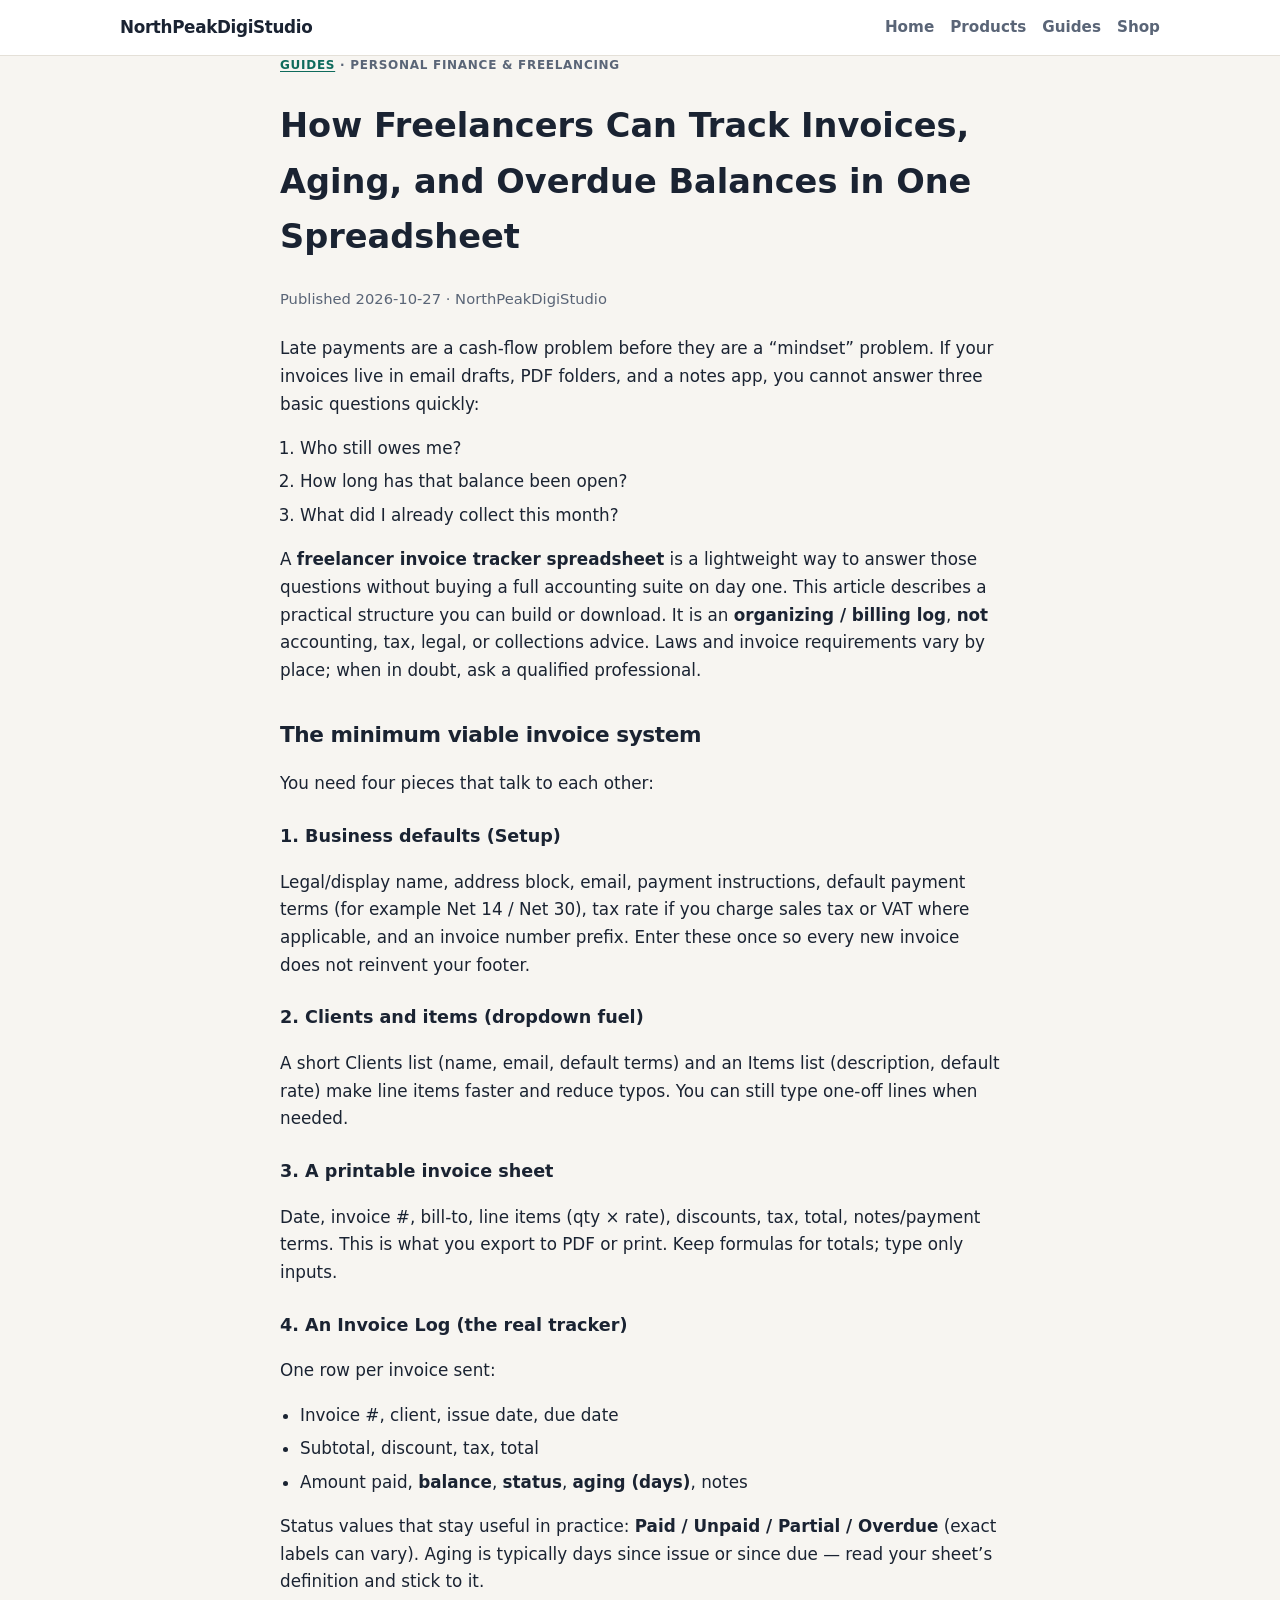
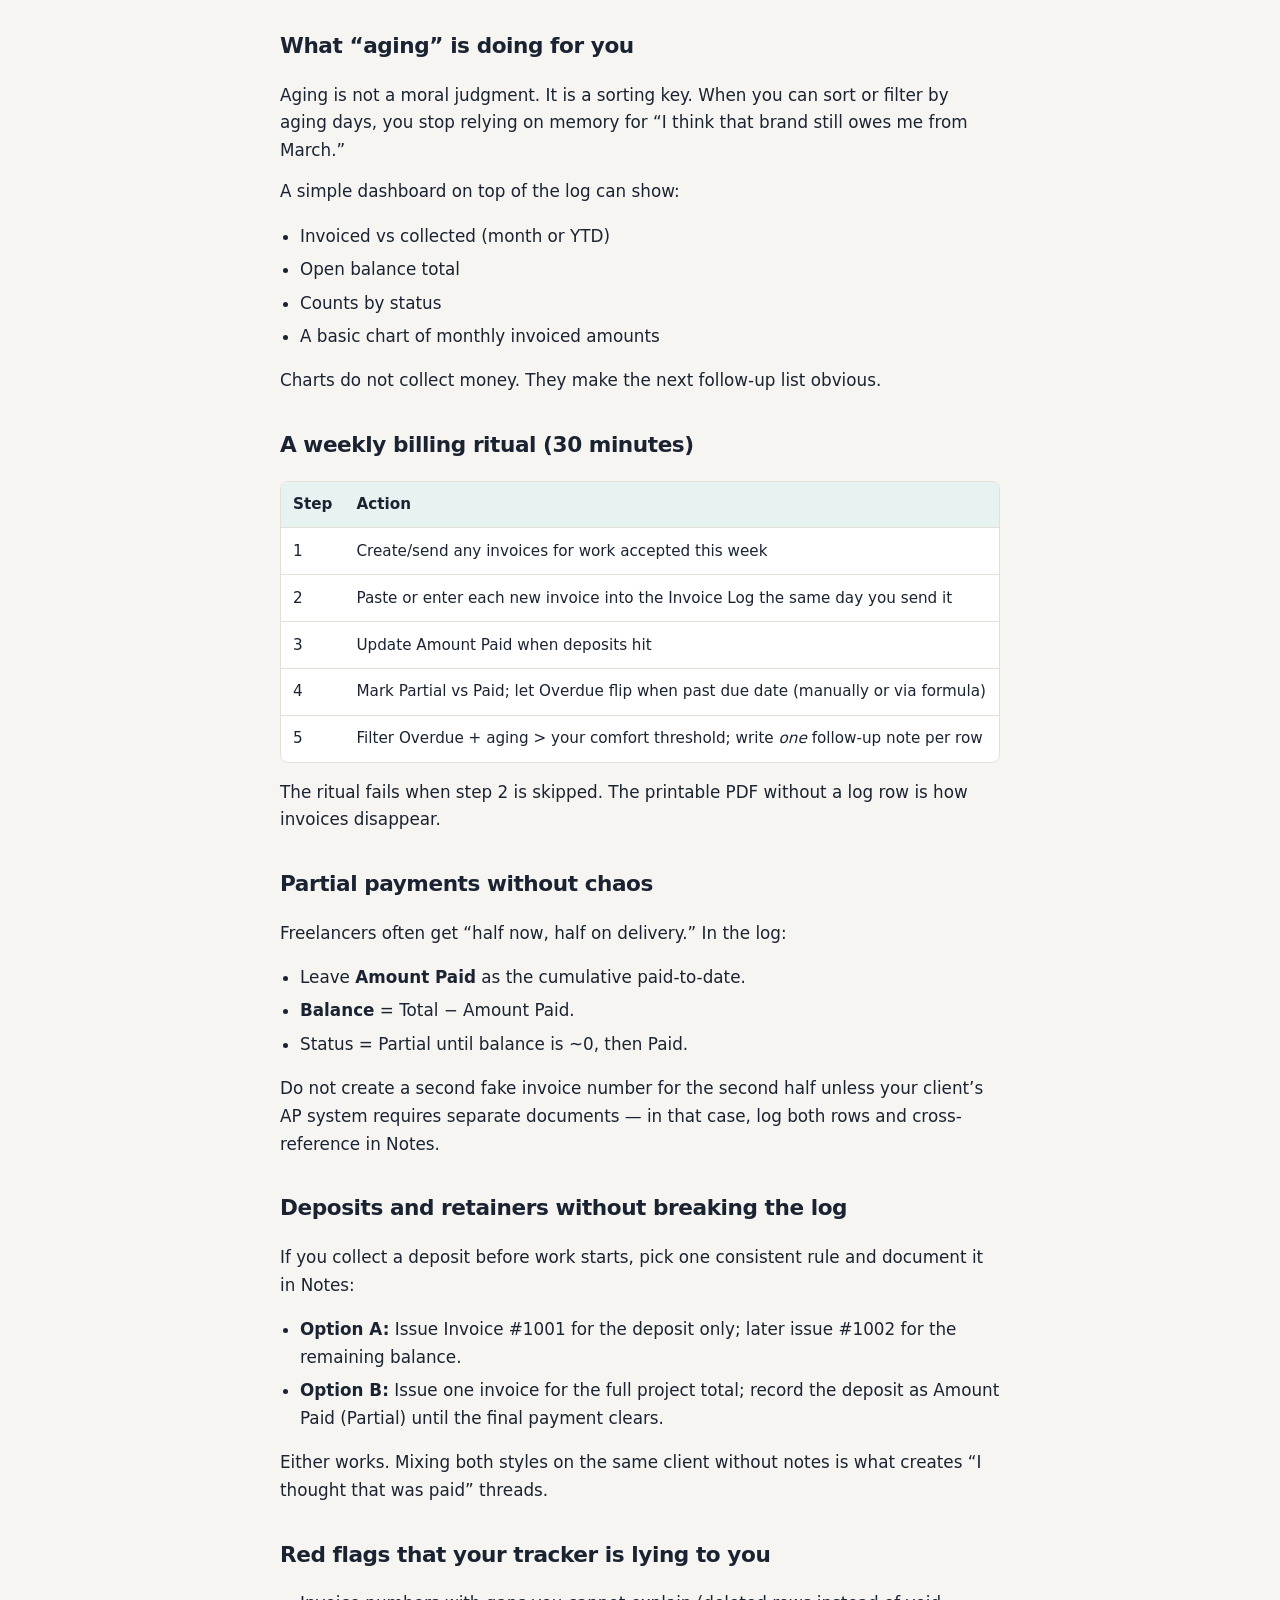
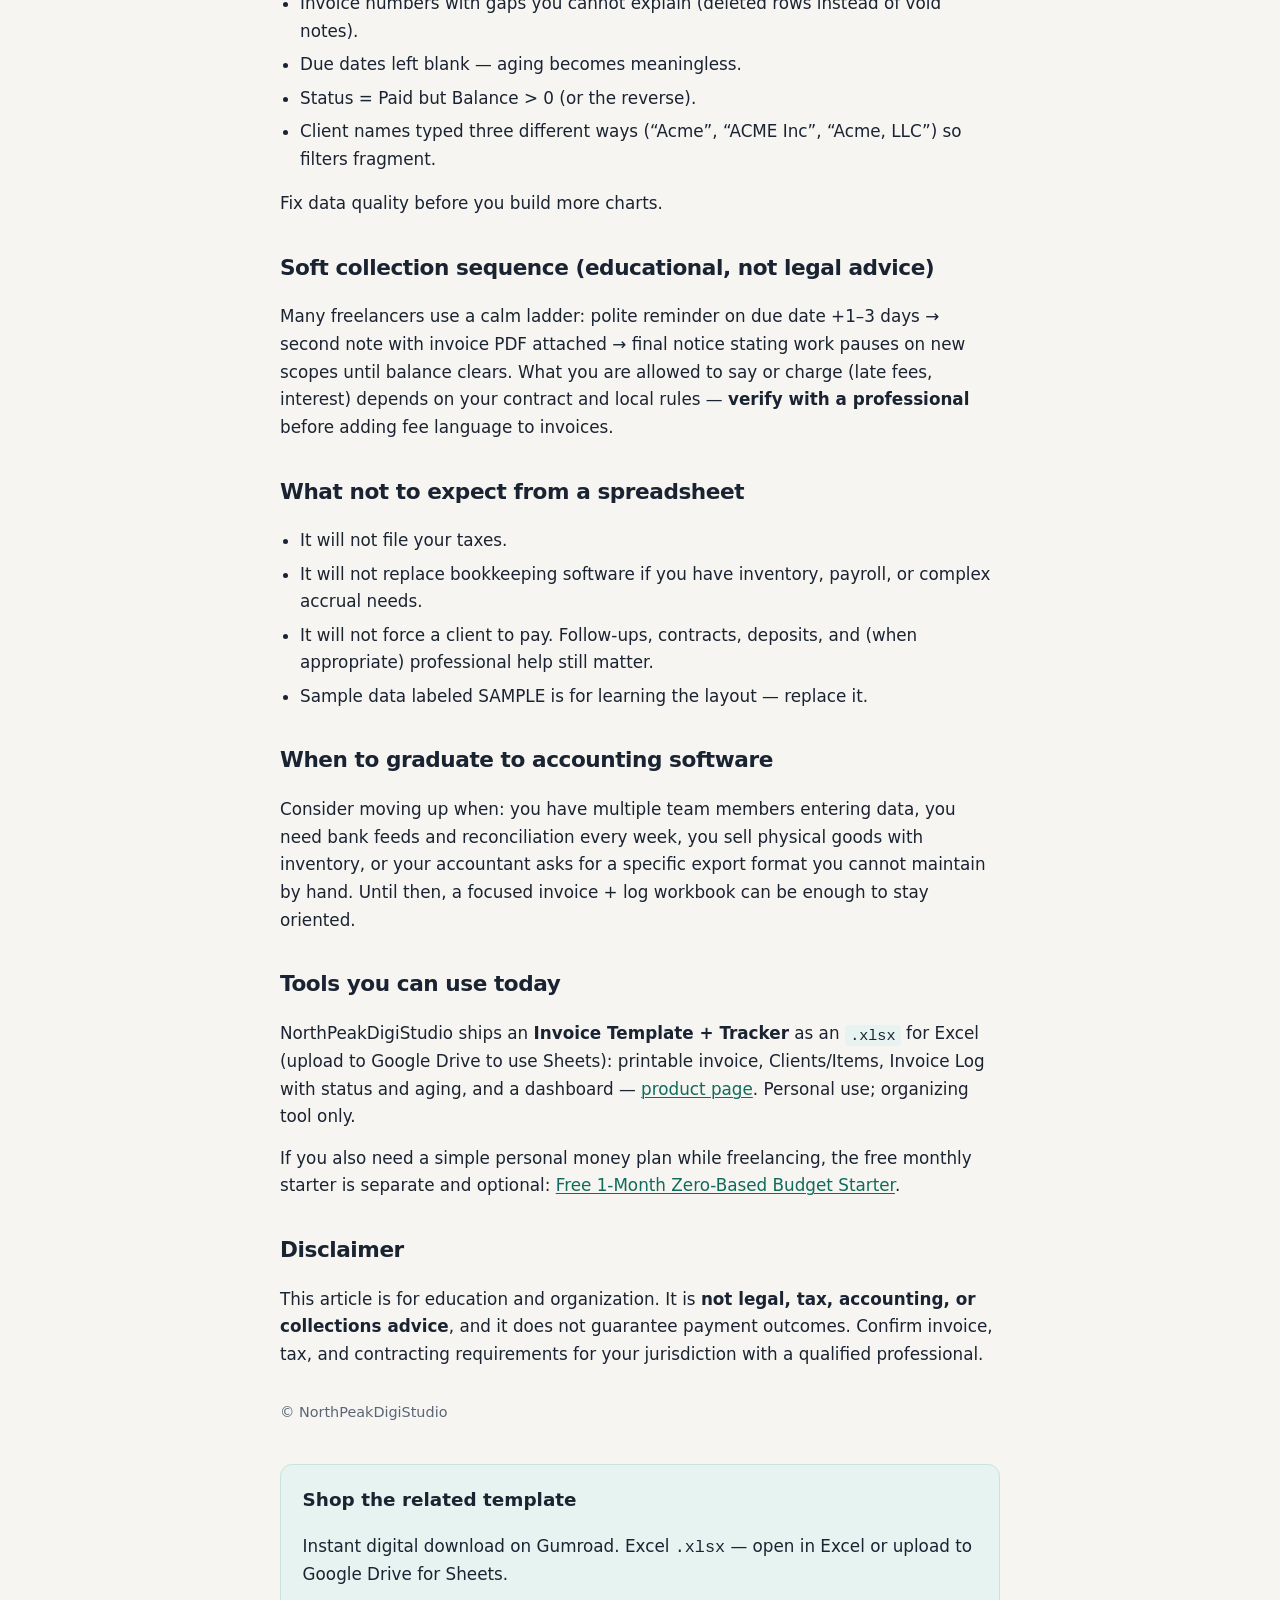
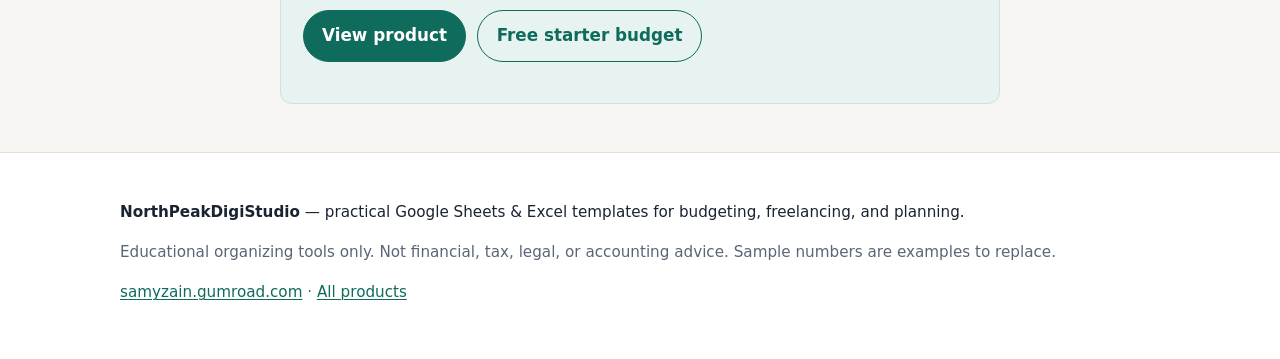
<file: articles/freelancer-invoice-tracker-aging.html>
<!DOCTYPE html>
<html lang="en">
<head>
  <meta charset="utf-8">
  <meta name="viewport" content="width=device-width, initial-scale=1">
  <title>Freelancer Invoice Tracker Spreadsheet: Aging &amp; Overdue Log</title>
  <meta name="description" content="Build a simple freelancer invoice log with Paid, Unpaid, Partial, Overdue status and aging days. Printable invoice + dashboard — organizing tool, not accounting advice.">
  <meta name="author" content="NorthPeakDigiStudio">
  <link rel="canonical" href="https://samyzain-dot.github.io/articles/freelancer-invoice-tracker-aging.html">
  <meta property="og:type" content="article">
  <meta property="og:site_name" content="NorthPeakDigiStudio">
  <meta property="og:title" content="Freelancer Invoice Tracker Spreadsheet: Aging &amp; Overdue Log">
  <meta property="og:description" content="Build a simple freelancer invoice log with Paid, Unpaid, Partial, Overdue status and aging days. Printable invoice + dashboard — organizing tool, not accounting advice.">
  <meta property="og:url" content="https://samyzain-dot.github.io/articles/freelancer-invoice-tracker-aging.html">
  <meta property="og:locale" content="en_US">
  <meta name="twitter:card" content="summary">
  <meta name="twitter:title" content="Freelancer Invoice Tracker Spreadsheet: Aging &amp; Overdue Log">
  <meta name="twitter:description" content="Build a simple freelancer invoice log with Paid, Unpaid, Partial, Overdue status and aging days. Printable invoice + dashboard — organizing tool, not accounting advice.">
  <link rel="stylesheet" href="../css/style.css">
  <script type="application/ld+json">
{
  "@context": "https://schema.org",
  "@type": "Article",
  "headline": "How Freelancers Can Track Invoices, Aging, and Overdue Balances in One Spreadsheet",
  "description": "Build a simple freelancer invoice log with Paid, Unpaid, Partial, Overdue status and aging days. Printable invoice + dashboard — organizing tool, not accounting advice.",
  "datePublished": "2026-10-27",
  "dateModified": "2026-10-27",
  "author": {
    "@type": "Organization",
    "name": "NorthPeakDigiStudio",
    "url": "https://samyzain.gumroad.com"
  },
  "publisher": {
    "@type": "Organization",
    "name": "NorthPeakDigiStudio",
    "url": "https://samyzain.gumroad.com"
  },
  "mainEntityOfPage": {
    "@type": "WebPage",
    "@id": "https://samyzain-dot.github.io/articles/freelancer-invoice-tracker-aging.html"
  },
  "about": "freelancer invoice tracker spreadsheet"
}
  </script>
</head>
<body>
<header class="site-header">
  <div class="wrap header-inner">
    <a class="logo" href="../index.html">NorthPeakDigiStudio</a>
    <nav aria-label="Primary">
      <a href="../index.html">Home</a>
      <a href="../products.html">Products</a>
      <a href="../index.html#guides">Guides</a>
      <a href="https://samyzain.gumroad.com" rel="noopener noreferrer">Shop</a>
    </nav>
  </div>
</header>
  <main class="wrap article">
    <p class="eyebrow"><a href="../index.html#guides">Guides</a> · Personal finance &amp; freelancing</p>
    <h1>How Freelancers Can Track Invoices, Aging, and Overdue Balances in One Spreadsheet</h1>
    <p class="meta">Published 2026-10-27 · NorthPeakDigiStudio</p>
    <article class="prose">
<p>Late payments are a cash-flow problem before they are a “mindset” problem. If your invoices live in email drafts, PDF folders, and a notes app, you cannot answer three basic questions quickly:</p>
<ol><li>Who still owes me?</li><li>How long has that balance been open?</li><li>What did I already collect this month?</li></ol>
<p>A <strong>freelancer invoice tracker spreadsheet</strong> is a lightweight way to answer those questions without buying a full accounting suite on day one. This article describes a practical structure you can build or download. It is an <strong>organizing / billing log</strong>, <strong>not</strong> accounting, tax, legal, or collections advice. Laws and invoice requirements vary by place; when in doubt, ask a qualified professional.</p>
<h2 id="the-minimum-viable-invoice-system">The minimum viable invoice system</h2>
<p>You need four pieces that talk to each other:</p>
<h3 id="1-business-defaults-setup">1. Business defaults (Setup)</h3>
<p>Legal/display name, address block, email, payment instructions, default payment terms (for example Net 14 / Net 30), tax rate if you charge sales tax or VAT where applicable, and an invoice number prefix. Enter these once so every new invoice does not reinvent your footer.</p>
<h3 id="2-clients-and-items-dropdown-fuel">2. Clients and items (dropdown fuel)</h3>
<p>A short Clients list (name, email, default terms) and an Items list (description, default rate) make line items faster and reduce typos. You can still type one-off lines when needed.</p>
<h3 id="3-a-printable-invoice-sheet">3. A printable invoice sheet</h3>
<p>Date, invoice #, bill-to, line items (qty × rate), discounts, tax, total, notes/payment terms. This is what you export to PDF or print. Keep formulas for totals; type only inputs.</p>
<h3 id="4-an-invoice-log-the-real-tracker">4. An Invoice Log (the real tracker)</h3>
<p>One row per invoice sent:</p>
<ul><li>Invoice #, client, issue date, due date  </li><li>Subtotal, discount, tax, total  </li><li>Amount paid, <strong>balance</strong>, <strong>status</strong>, <strong>aging (days)</strong>, notes  </li></ul>
<p>Status values that stay useful in practice: <strong>Paid / Unpaid / Partial / Overdue</strong> (exact labels can vary). Aging is typically days since issue or since due — read your sheet’s definition and stick to it.</p>
<h2 id="what-aging-is-doing-for-you">What “aging” is doing for you</h2>
<p>Aging is not a moral judgment. It is a sorting key. When you can sort or filter by aging days, you stop relying on memory for “I think that brand still owes me from March.”</p>
<p>A simple dashboard on top of the log can show:</p>
<ul><li>Invoiced vs collected (month or YTD)  </li><li>Open balance total  </li><li>Counts by status  </li><li>A basic chart of monthly invoiced amounts  </li></ul>
<p>Charts do not collect money. They make the next follow-up list obvious.</p>
<h2 id="a-weekly-billing-ritual-30-minutes">A weekly billing ritual (30 minutes)</h2>
<div class="table-wrap"><table>
<thead><tr><th>Step</th><th>Action</th></tr></thead>
<tbody>
<tr><td>1</td><td>Create/send any invoices for work accepted this week</td></tr>
<tr><td>2</td><td>Paste or enter each new invoice into the Invoice Log the same day you send it</td></tr>
<tr><td>3</td><td>Update Amount Paid when deposits hit</td></tr>
<tr><td>4</td><td>Mark Partial vs Paid; let Overdue flip when past due date (manually or via formula)</td></tr>
<tr><td>5</td><td>Filter Overdue + aging &gt; your comfort threshold; write <em>one</em> follow-up note per row</td></tr>
</tbody></table></div>
<p>The ritual fails when step 2 is skipped. The printable PDF without a log row is how invoices disappear.</p>
<h2 id="partial-payments-without-chaos">Partial payments without chaos</h2>
<p>Freelancers often get “half now, half on delivery.” In the log:</p>
<ul><li>Leave <strong>Amount Paid</strong> as the cumulative paid-to-date.  </li><li><strong>Balance</strong> = Total − Amount Paid.  </li><li>Status = Partial until balance is ~0, then Paid.  </li></ul>
<p>Do not create a second fake invoice number for the second half unless your client’s AP system requires separate documents — in that case, log both rows and cross-reference in Notes.</p>
<h2 id="deposits-and-retainers-without-breaking-the-log">Deposits and retainers without breaking the log</h2>
<p>If you collect a deposit before work starts, pick one consistent rule and document it in Notes:</p>
<ul><li><strong>Option A:</strong> Issue Invoice #1001 for the deposit only; later issue #1002 for the remaining balance.  </li><li><strong>Option B:</strong> Issue one invoice for the full project total; record the deposit as Amount Paid (Partial) until the final payment clears.</li></ul>
<p>Either works. Mixing both styles on the same client without notes is what creates “I thought that was paid” threads.</p>
<h2 id="red-flags-that-your-tracker-is-lying-to-you">Red flags that your tracker is lying to you</h2>
<ul><li>Invoice numbers with gaps you cannot explain (deleted rows instead of void notes).  </li><li>Due dates left blank — aging becomes meaningless.  </li><li>Status = Paid but Balance &gt; 0 (or the reverse).  </li><li>Client names typed three different ways (“Acme”, “ACME Inc”, “Acme, LLC”) so filters fragment.</li></ul>
<p>Fix data quality before you build more charts.</p>
<h2 id="soft-collection-sequence-educational-not-legal-advice">Soft collection sequence (educational, not legal advice)</h2>
<p>Many freelancers use a calm ladder: polite reminder on due date +1–3 days → second note with invoice PDF attached → final notice stating work pauses on new scopes until balance clears. What you are allowed to say or charge (late fees, interest) depends on your contract and local rules — <strong>verify with a professional</strong> before adding fee language to invoices.</p>
<h2 id="what-not-to-expect-from-a-spreadsheet">What not to expect from a spreadsheet</h2>
<ul><li>It will not file your taxes.  </li><li>It will not replace bookkeeping software if you have inventory, payroll, or complex accrual needs.  </li><li>It will not force a client to pay. Follow-ups, contracts, deposits, and (when appropriate) professional help still matter.  </li><li>Sample data labeled SAMPLE is for learning the layout — replace it.</li></ul>
<h2 id="when-to-graduate-to-accounting-software">When to graduate to accounting software</h2>
<p>Consider moving up when: you have multiple team members entering data, you need bank feeds and reconciliation every week, you sell physical goods with inventory, or your accountant asks for a specific export format you cannot maintain by hand. Until then, a focused invoice + log workbook can be enough to stay oriented.</p>
<h2 id="tools-you-can-use-today">Tools you can use today</h2>
<p>NorthPeakDigiStudio ships an <strong>Invoice Template + Tracker</strong> as an <code>.xlsx</code> for Excel (upload to Google Drive to use Sheets): printable invoice, Clients/Items, Invoice Log with status and aging, and a dashboard — <a href="https://samyzain.gumroad.com/l/eawkte" rel="noopener noreferrer">product page</a>. Personal use; organizing tool only.</p>
<p>If you also need a simple personal money plan while freelancing, the free monthly starter is separate and optional: <a href="https://samyzain.gumroad.com/l/duwanz" rel="noopener noreferrer">Free 1-Month Zero-Based Budget Starter</a>.</p>
<h2 id="disclaimer">Disclaimer</h2>
<p>This article is for education and organization. It is <strong>not legal, tax, accounting, or collections advice</strong>, and it does not guarantee payment outcomes. Confirm invoice, tax, and contracting requirements for your jurisdiction with a qualified professional.</p>
<p class="footer-note">© NorthPeakDigiStudio</p>
    </article>
    <aside class="cta-box">
      <h2>Shop the related template</h2>
      <p>Instant digital download on Gumroad. Excel <code>.xlsx</code> — open in Excel or upload to Google Drive for Sheets.</p>
      <p><a class="btn" href="https://samyzain.gumroad.com/l/eawkte" rel="noopener noreferrer">View product</a>
         <a class="btn btn-ghost" href="https://samyzain.gumroad.com/l/duwanz" rel="noopener noreferrer">Free starter budget</a></p>
    </aside>
  </main>
<footer class="site-footer">
  <div class="wrap">
    <p><strong>NorthPeakDigiStudio</strong> — practical Google Sheets &amp; Excel templates for budgeting, freelancing, and planning.</p>
    <p class="muted">Educational organizing tools only. Not financial, tax, legal, or accounting advice. Sample numbers are examples to replace.</p>
    <p class="muted"><a href="https://samyzain.gumroad.com" rel="noopener noreferrer">samyzain.gumroad.com</a> · <a href="../products.html">All products</a></p>
  </div>
</footer>
</body>
</html>
</file>
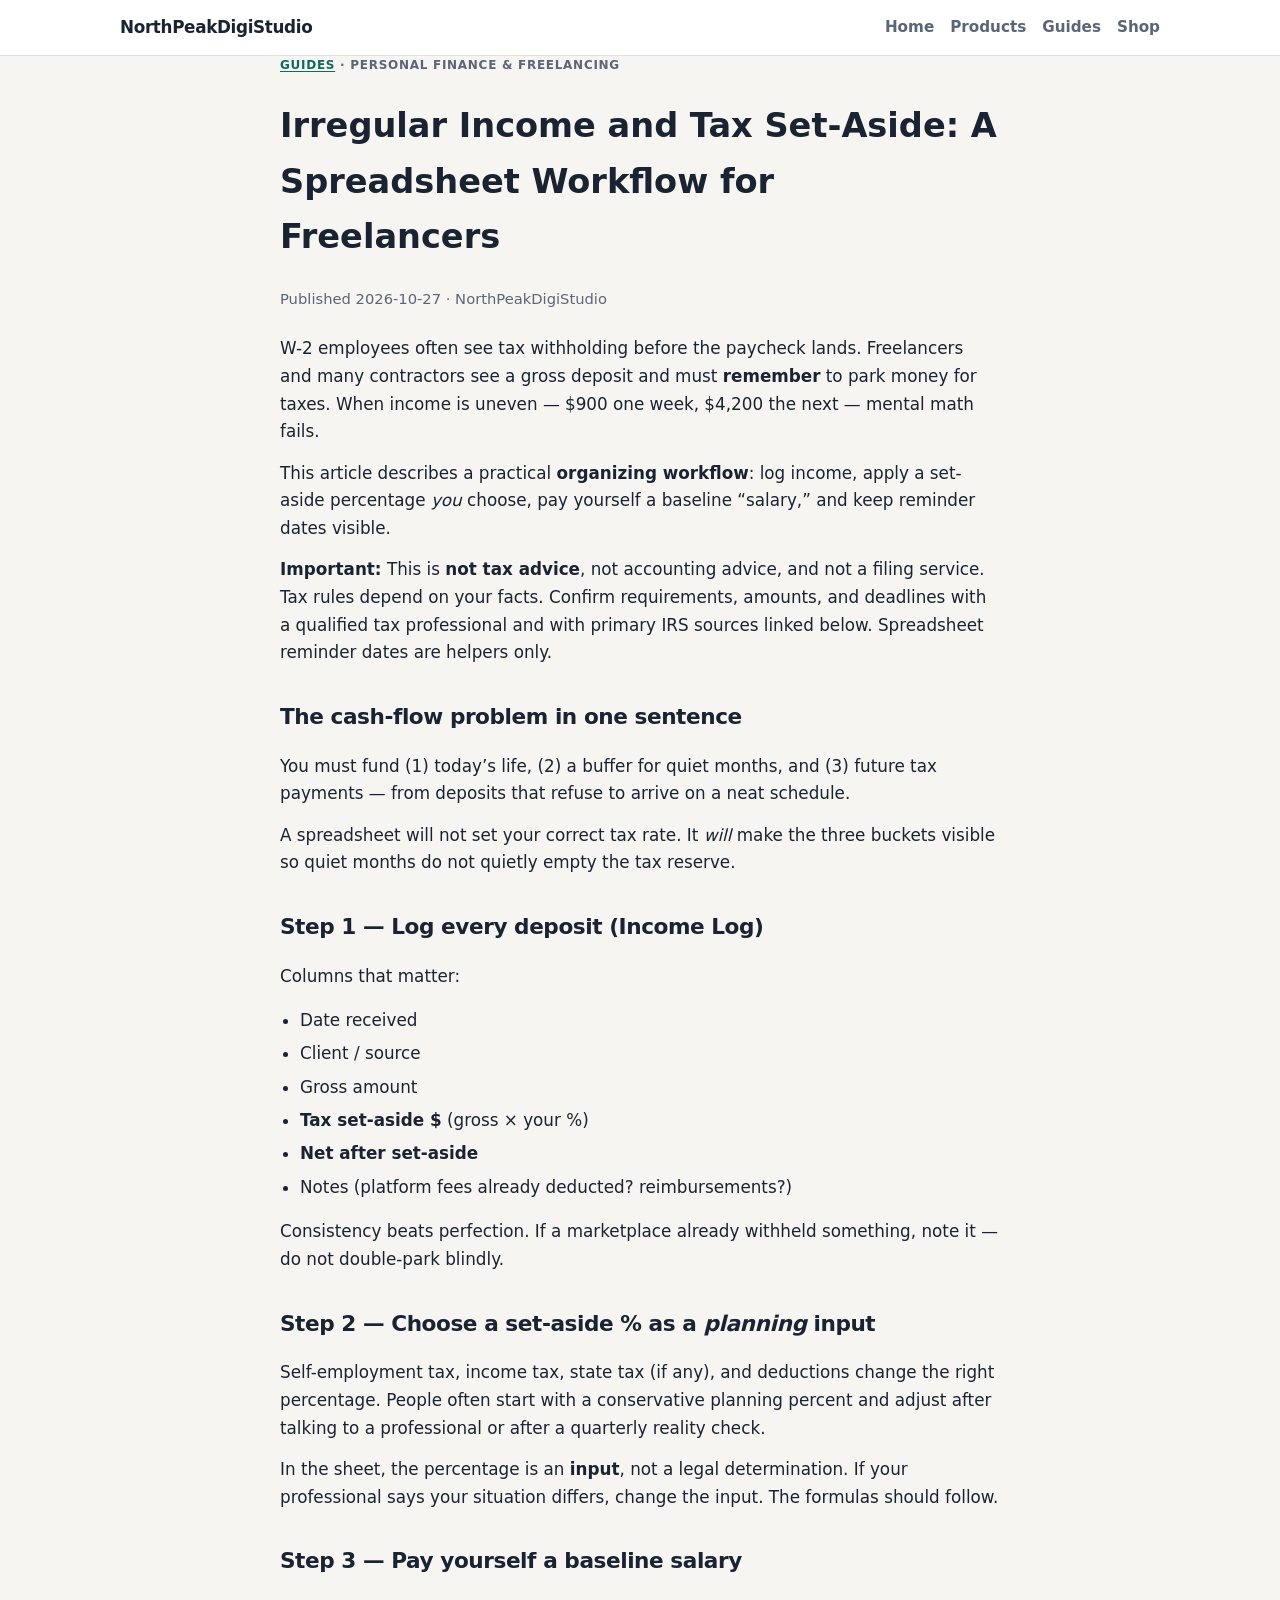
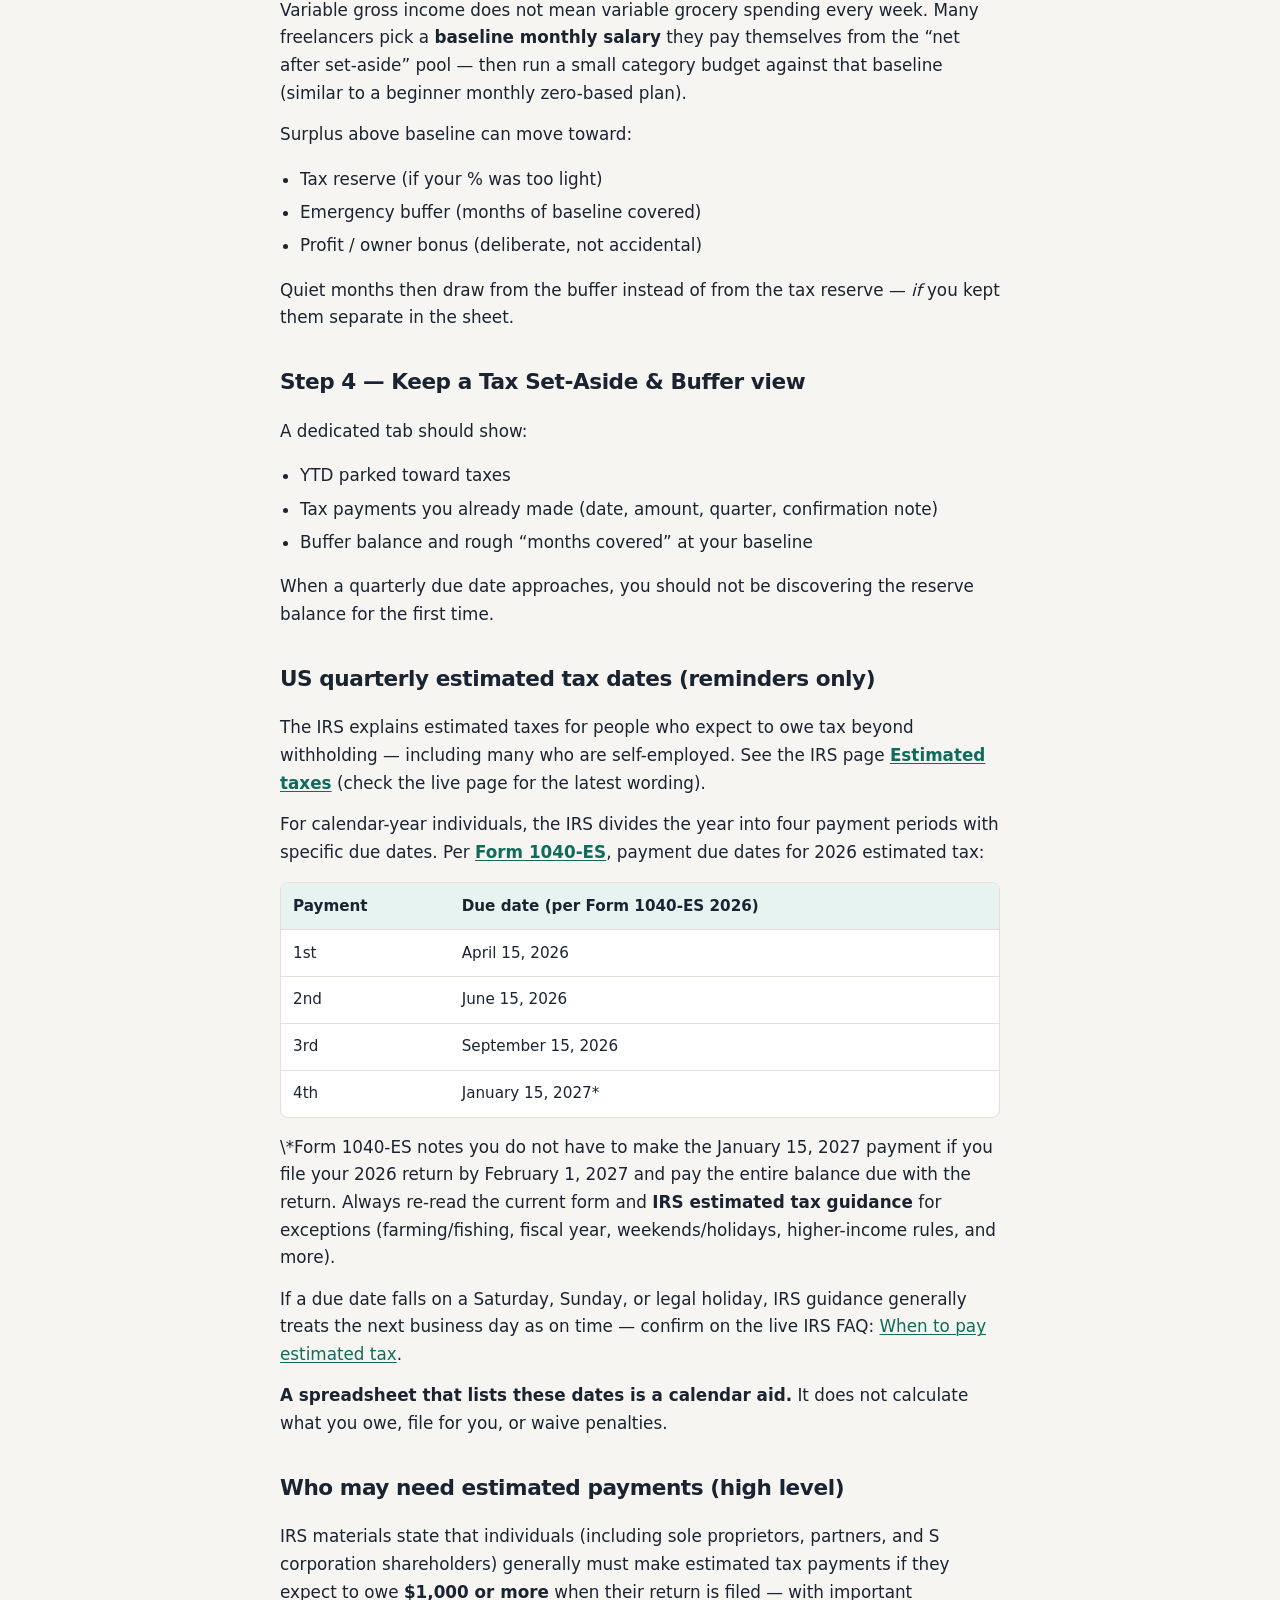
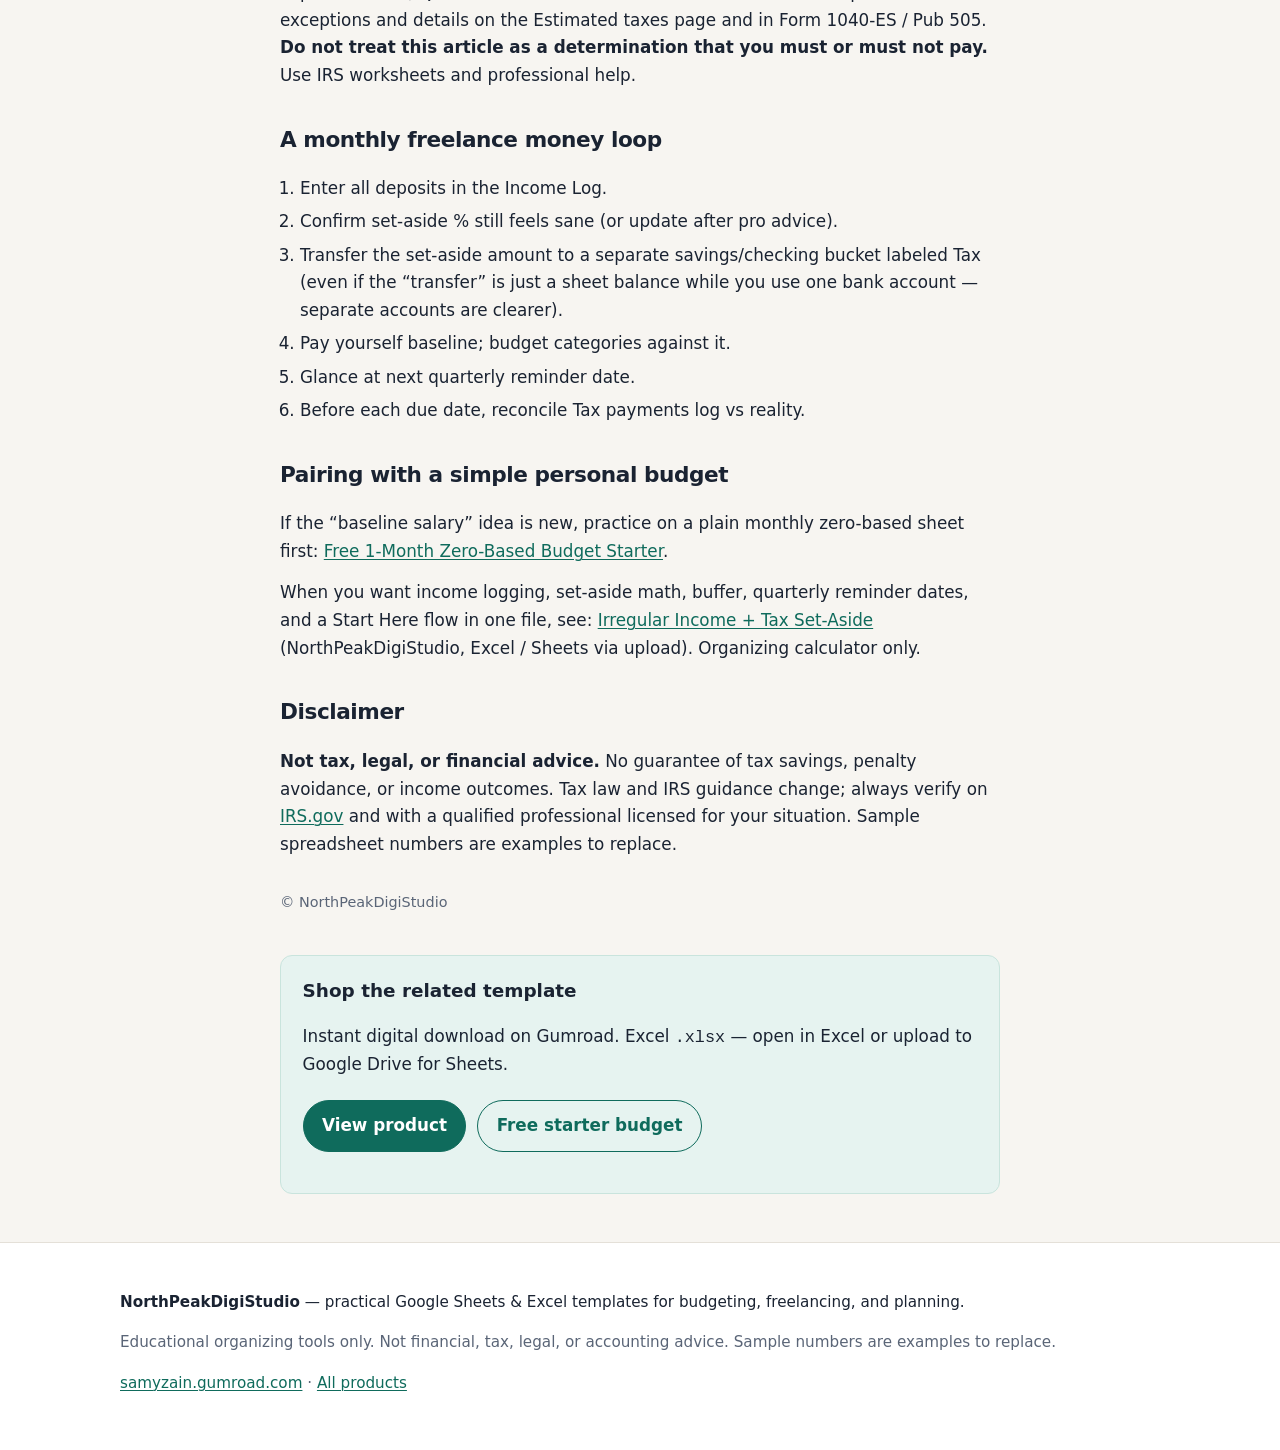
<file: articles/irregular-income-tax-setaside-freelancers.html>
<!DOCTYPE html>
<html lang="en">
<head>
  <meta charset="utf-8">
  <meta name="viewport" content="width=device-width, initial-scale=1">
  <title>Irregular Income Tax Set-Aside Spreadsheet for Freelancers (US)</title>
  <meta name="description" content="Log uneven freelance pay, park a tax set-aside %, pay yourself a baseline, and use IRS quarterly dates as reminders only. Not tax advice — confirm on IRS.gov.">
  <meta name="author" content="NorthPeakDigiStudio">
  <link rel="canonical" href="https://samyzain-dot.github.io/articles/irregular-income-tax-setaside-freelancers.html">
  <meta property="og:type" content="article">
  <meta property="og:site_name" content="NorthPeakDigiStudio">
  <meta property="og:title" content="Irregular Income Tax Set-Aside Spreadsheet for Freelancers (US)">
  <meta property="og:description" content="Log uneven freelance pay, park a tax set-aside %, pay yourself a baseline, and use IRS quarterly dates as reminders only. Not tax advice — confirm on IRS.gov.">
  <meta property="og:url" content="https://samyzain-dot.github.io/articles/irregular-income-tax-setaside-freelancers.html">
  <meta property="og:locale" content="en_US">
  <meta name="twitter:card" content="summary">
  <meta name="twitter:title" content="Irregular Income Tax Set-Aside Spreadsheet for Freelancers (US)">
  <meta name="twitter:description" content="Log uneven freelance pay, park a tax set-aside %, pay yourself a baseline, and use IRS quarterly dates as reminders only. Not tax advice — confirm on IRS.gov.">
  <link rel="stylesheet" href="../css/style.css">
  <script type="application/ld+json">
{
  "@context": "https://schema.org",
  "@type": "Article",
  "headline": "Irregular Income and Tax Set-Aside: A Spreadsheet Workflow for Freelancers",
  "description": "Log uneven freelance pay, park a tax set-aside %, pay yourself a baseline, and use IRS quarterly dates as reminders only. Not tax advice — confirm on IRS.gov.",
  "datePublished": "2026-10-27",
  "dateModified": "2026-10-27",
  "author": {
    "@type": "Organization",
    "name": "NorthPeakDigiStudio",
    "url": "https://samyzain.gumroad.com"
  },
  "publisher": {
    "@type": "Organization",
    "name": "NorthPeakDigiStudio",
    "url": "https://samyzain.gumroad.com"
  },
  "mainEntityOfPage": {
    "@type": "WebPage",
    "@id": "https://samyzain-dot.github.io/articles/irregular-income-tax-setaside-freelancers.html"
  },
  "about": "irregular income tax set-aside spreadsheet"
}
  </script>
</head>
<body>
<header class="site-header">
  <div class="wrap header-inner">
    <a class="logo" href="../index.html">NorthPeakDigiStudio</a>
    <nav aria-label="Primary">
      <a href="../index.html">Home</a>
      <a href="../products.html">Products</a>
      <a href="../index.html#guides">Guides</a>
      <a href="https://samyzain.gumroad.com" rel="noopener noreferrer">Shop</a>
    </nav>
  </div>
</header>
  <main class="wrap article">
    <p class="eyebrow"><a href="../index.html#guides">Guides</a> · Personal finance &amp; freelancing</p>
    <h1>Irregular Income and Tax Set-Aside: A Spreadsheet Workflow for Freelancers</h1>
    <p class="meta">Published 2026-10-27 · NorthPeakDigiStudio</p>
    <article class="prose">
<p>W-2 employees often see tax withholding before the paycheck lands. Freelancers and many contractors see a gross deposit and must <strong>remember</strong> to park money for taxes. When income is uneven — $900 one week, $4,200 the next — mental math fails.</p>
<p>This article describes a practical <strong>organizing workflow</strong>: log income, apply a set-aside percentage <em>you</em> choose, pay yourself a baseline “salary,” and keep reminder dates visible.</p>
<p><strong>Important:</strong> This is <strong>not tax advice</strong>, not accounting advice, and not a filing service. Tax rules depend on your facts. Confirm requirements, amounts, and deadlines with a qualified tax professional and with primary IRS sources linked below. Spreadsheet reminder dates are helpers only.</p>
<h2 id="the-cash-flow-problem-in-one-sentence">The cash-flow problem in one sentence</h2>
<p>You must fund (1) today’s life, (2) a buffer for quiet months, and (3) future tax payments — from deposits that refuse to arrive on a neat schedule.</p>
<p>A spreadsheet will not set your correct tax rate. It <em>will</em> make the three buckets visible so quiet months do not quietly empty the tax reserve.</p>
<h2 id="step-1-log-every-deposit-income-log">Step 1 — Log every deposit (Income Log)</h2>
<p>Columns that matter:</p>
<ul><li>Date received  </li><li>Client / source  </li><li>Gross amount  </li><li><strong>Tax set-aside $</strong> (gross × your %)  </li><li><strong>Net after set-aside</strong>  </li><li>Notes (platform fees already deducted? reimbursements?)</li></ul>
<p>Consistency beats perfection. If a marketplace already withheld something, note it — do not double-park blindly.</p>
<h2 id="step-2-choose-a-set-aside-as-a-planning-input">Step 2 — Choose a set-aside % as a <em>planning</em> input</h2>
<p>Self-employment tax, income tax, state tax (if any), and deductions change the right percentage. People often start with a conservative planning percent and adjust after talking to a professional or after a quarterly reality check.</p>
<p>In the sheet, the percentage is an <strong>input</strong>, not a legal determination. If your professional says your situation differs, change the input. The formulas should follow.</p>
<h2 id="step-3-pay-yourself-a-baseline-salary">Step 3 — Pay yourself a baseline salary</h2>
<p>Variable gross income does not mean variable grocery spending every week. Many freelancers pick a <strong>baseline monthly salary</strong> they pay themselves from the “net after set-aside” pool — then run a small category budget against that baseline (similar to a beginner monthly zero-based plan).</p>
<p>Surplus above baseline can move toward:</p>
<ul><li>Tax reserve (if your % was too light)  </li><li>Emergency buffer (months of baseline covered)  </li><li>Profit / owner bonus (deliberate, not accidental)</li></ul>
<p>Quiet months then draw from the buffer instead of from the tax reserve — <em>if</em> you kept them separate in the sheet.</p>
<h2 id="step-4-keep-a-tax-set-aside-buffer-view">Step 4 — Keep a Tax Set-Aside &amp; Buffer view</h2>
<p>A dedicated tab should show:</p>
<ul><li>YTD parked toward taxes  </li><li>Tax payments you already made (date, amount, quarter, confirmation note)  </li><li>Buffer balance and rough “months covered” at your baseline  </li></ul>
<p>When a quarterly due date approaches, you should not be discovering the reserve balance for the first time.</p>
<h2 id="us-quarterly-estimated-tax-dates-reminders-only">US quarterly estimated tax dates (reminders only)</h2>
<p>The IRS explains estimated taxes for people who expect to owe tax beyond withholding — including many who are self-employed. See the IRS page <a href="https://www.irs.gov/businesses/small-businesses-self-employed/estimated-taxes" rel="nofollow noopener" target="_blank"><strong>Estimated taxes</strong></a> (check the live page for the latest wording).</p>
<p>For calendar-year individuals, the IRS divides the year into four payment periods with specific due dates. Per <a href="https://www.irs.gov/forms-pubs/about-form-1040-es" rel="nofollow noopener" target="_blank"><strong>Form 1040-ES</strong></a>, payment due dates for 2026 estimated tax:</p>
<div class="table-wrap"><table>
<thead><tr><th>Payment</th><th>Due date (per Form 1040-ES 2026)</th></tr></thead>
<tbody>
<tr><td>1st</td><td>April 15, 2026</td></tr>
<tr><td>2nd</td><td>June 15, 2026</td></tr>
<tr><td>3rd</td><td>September 15, 2026</td></tr>
<tr><td>4th</td><td>January 15, 2027*</td></tr>
</tbody></table></div>
<p>\*Form 1040-ES notes you do not have to make the January 15, 2027 payment if you file your 2026 return by February 1, 2027 and pay the entire balance due with the return. Always re-read the current form and <strong>IRS estimated tax guidance</strong> for exceptions (farming/fishing, fiscal year, weekends/holidays, higher-income rules, and more).</p>
<p>If a due date falls on a Saturday, Sunday, or legal holiday, IRS guidance generally treats the next business day as on time — confirm on the live IRS FAQ: <a href="https://www.irs.gov/faqs/estimated-tax/individuals" rel="noopener noreferrer">When to pay estimated tax</a>.</p>
<p><strong>A spreadsheet that lists these dates is a calendar aid.</strong> It does not calculate what you owe, file for you, or waive penalties.</p>
<h2 id="who-may-need-estimated-payments-high-level">Who may need estimated payments (high level)</h2>
<p>IRS materials state that individuals (including sole proprietors, partners, and S corporation shareholders) generally must make estimated tax payments if they expect to owe <strong>$1,000 or more</strong> when their return is filed — with important exceptions and details on the Estimated taxes page and in Form 1040-ES / Pub 505. <strong>Do not treat this article as a determination that you must or must not pay.</strong> Use IRS worksheets and professional help.</p>
<h2 id="a-monthly-freelance-money-loop">A monthly freelance money loop</h2>
<ol><li>Enter all deposits in the Income Log.  </li><li>Confirm set-aside % still feels sane (or update after pro advice).  </li><li>Transfer the set-aside amount to a separate savings/checking bucket labeled Tax (even if the “transfer” is just a sheet balance while you use one bank account — separate accounts are clearer).  </li><li>Pay yourself baseline; budget categories against it.  </li><li>Glance at next quarterly reminder date.  </li><li>Before each due date, reconcile Tax payments log vs reality.</li></ol>
<h2 id="pairing-with-a-simple-personal-budget">Pairing with a simple personal budget</h2>
<p>If the “baseline salary” idea is new, practice on a plain monthly zero-based sheet first: <a href="https://samyzain.gumroad.com/l/duwanz" rel="noopener noreferrer">Free 1-Month Zero-Based Budget Starter</a>.</p>
<p>When you want income logging, set-aside math, buffer, quarterly reminder dates, and a Start Here flow in one file, see: <a href="https://samyzain.gumroad.com/l/agpxf" rel="noopener noreferrer">Irregular Income + Tax Set-Aside</a> (NorthPeakDigiStudio, Excel / Sheets via upload). Organizing calculator only.</p>
<h2 id="disclaimer">Disclaimer</h2>
<p><strong>Not tax, legal, or financial advice.</strong> No guarantee of tax savings, penalty avoidance, or income outcomes. Tax law and IRS guidance change; always verify on <a href="https://www.irs.gov/" rel="noopener noreferrer">IRS.gov</a> and with a qualified professional licensed for your situation. Sample spreadsheet numbers are examples to replace.</p>
<p class="footer-note">© NorthPeakDigiStudio</p>
    </article>
    <aside class="cta-box">
      <h2>Shop the related template</h2>
      <p>Instant digital download on Gumroad. Excel <code>.xlsx</code> — open in Excel or upload to Google Drive for Sheets.</p>
      <p><a class="btn" href="https://samyzain.gumroad.com/l/agpxf" rel="noopener noreferrer">View product</a>
         <a class="btn btn-ghost" href="https://samyzain.gumroad.com/l/duwanz" rel="noopener noreferrer">Free starter budget</a></p>
    </aside>
  </main>
<footer class="site-footer">
  <div class="wrap">
    <p><strong>NorthPeakDigiStudio</strong> — practical Google Sheets &amp; Excel templates for budgeting, freelancing, and planning.</p>
    <p class="muted">Educational organizing tools only. Not financial, tax, legal, or accounting advice. Sample numbers are examples to replace.</p>
    <p class="muted"><a href="https://samyzain.gumroad.com" rel="noopener noreferrer">samyzain.gumroad.com</a> · <a href="../products.html">All products</a></p>
  </div>
</footer>
</body>
</html>
</file>
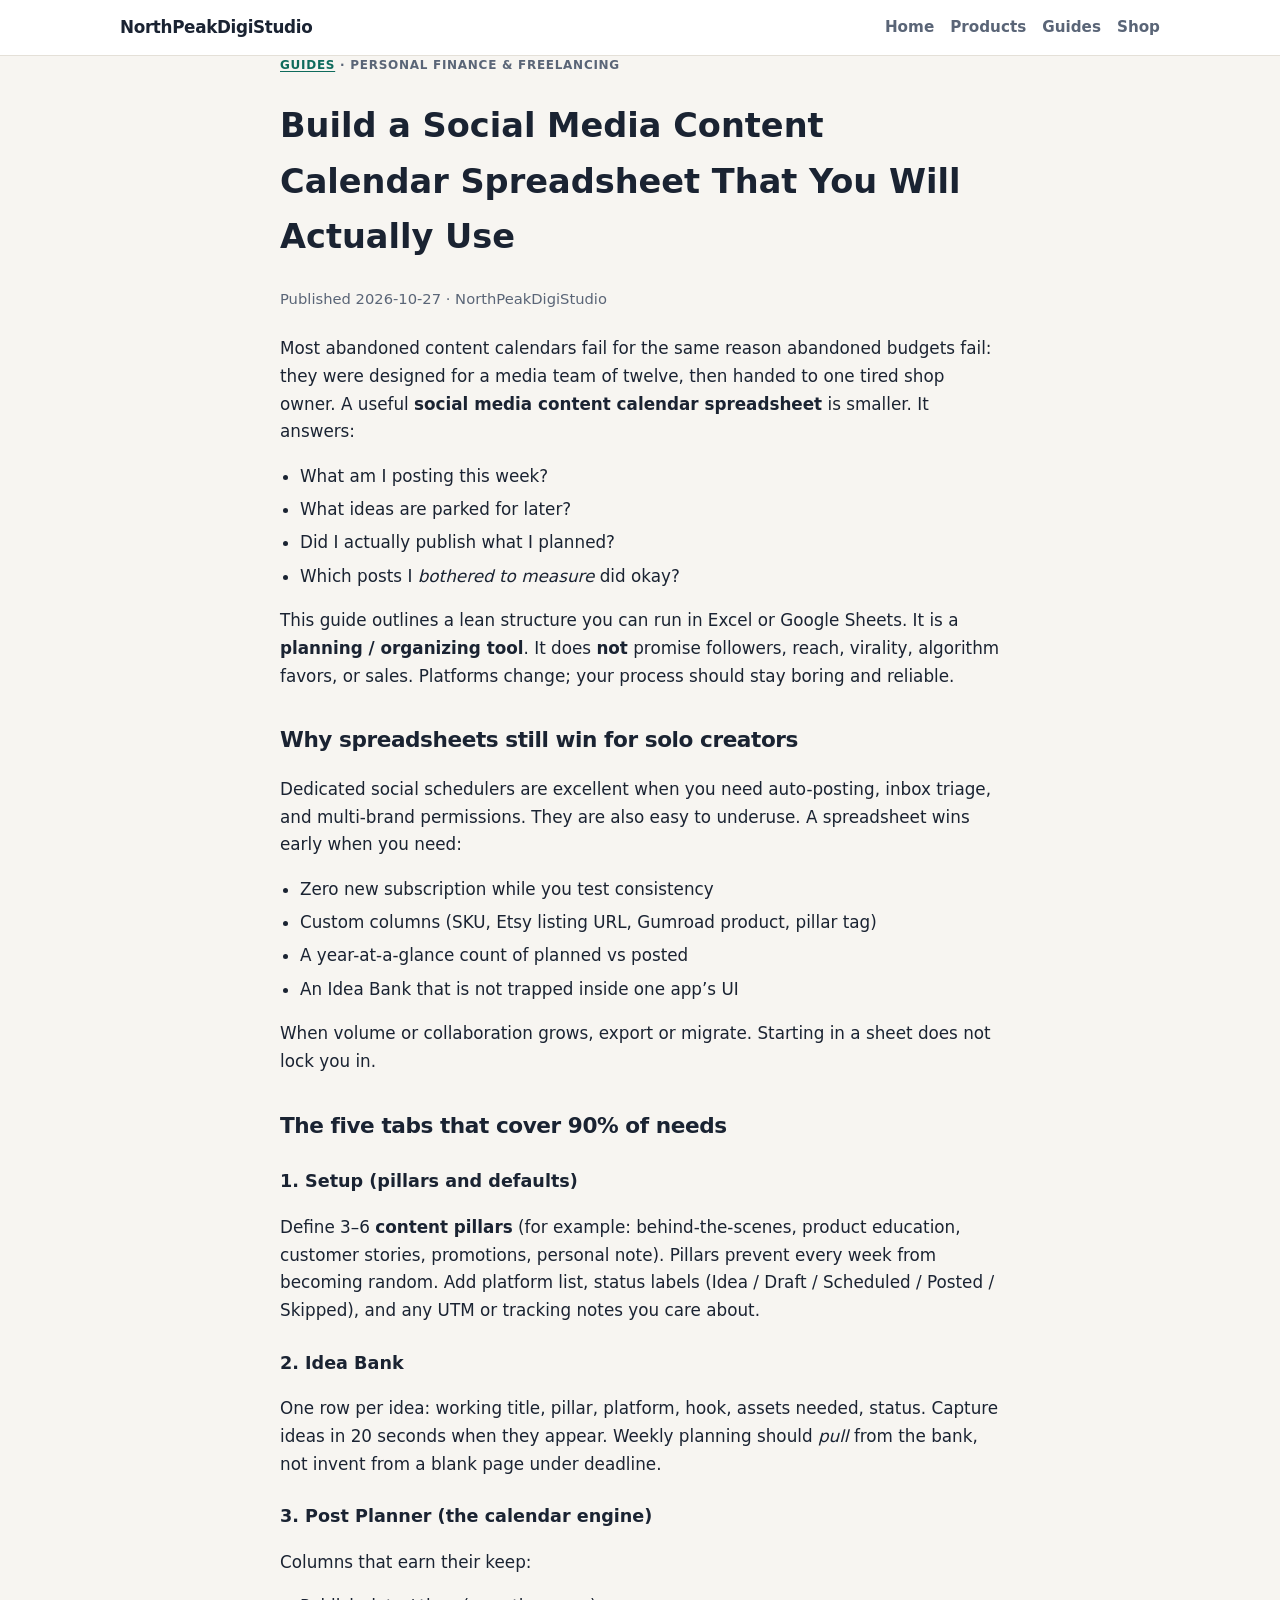
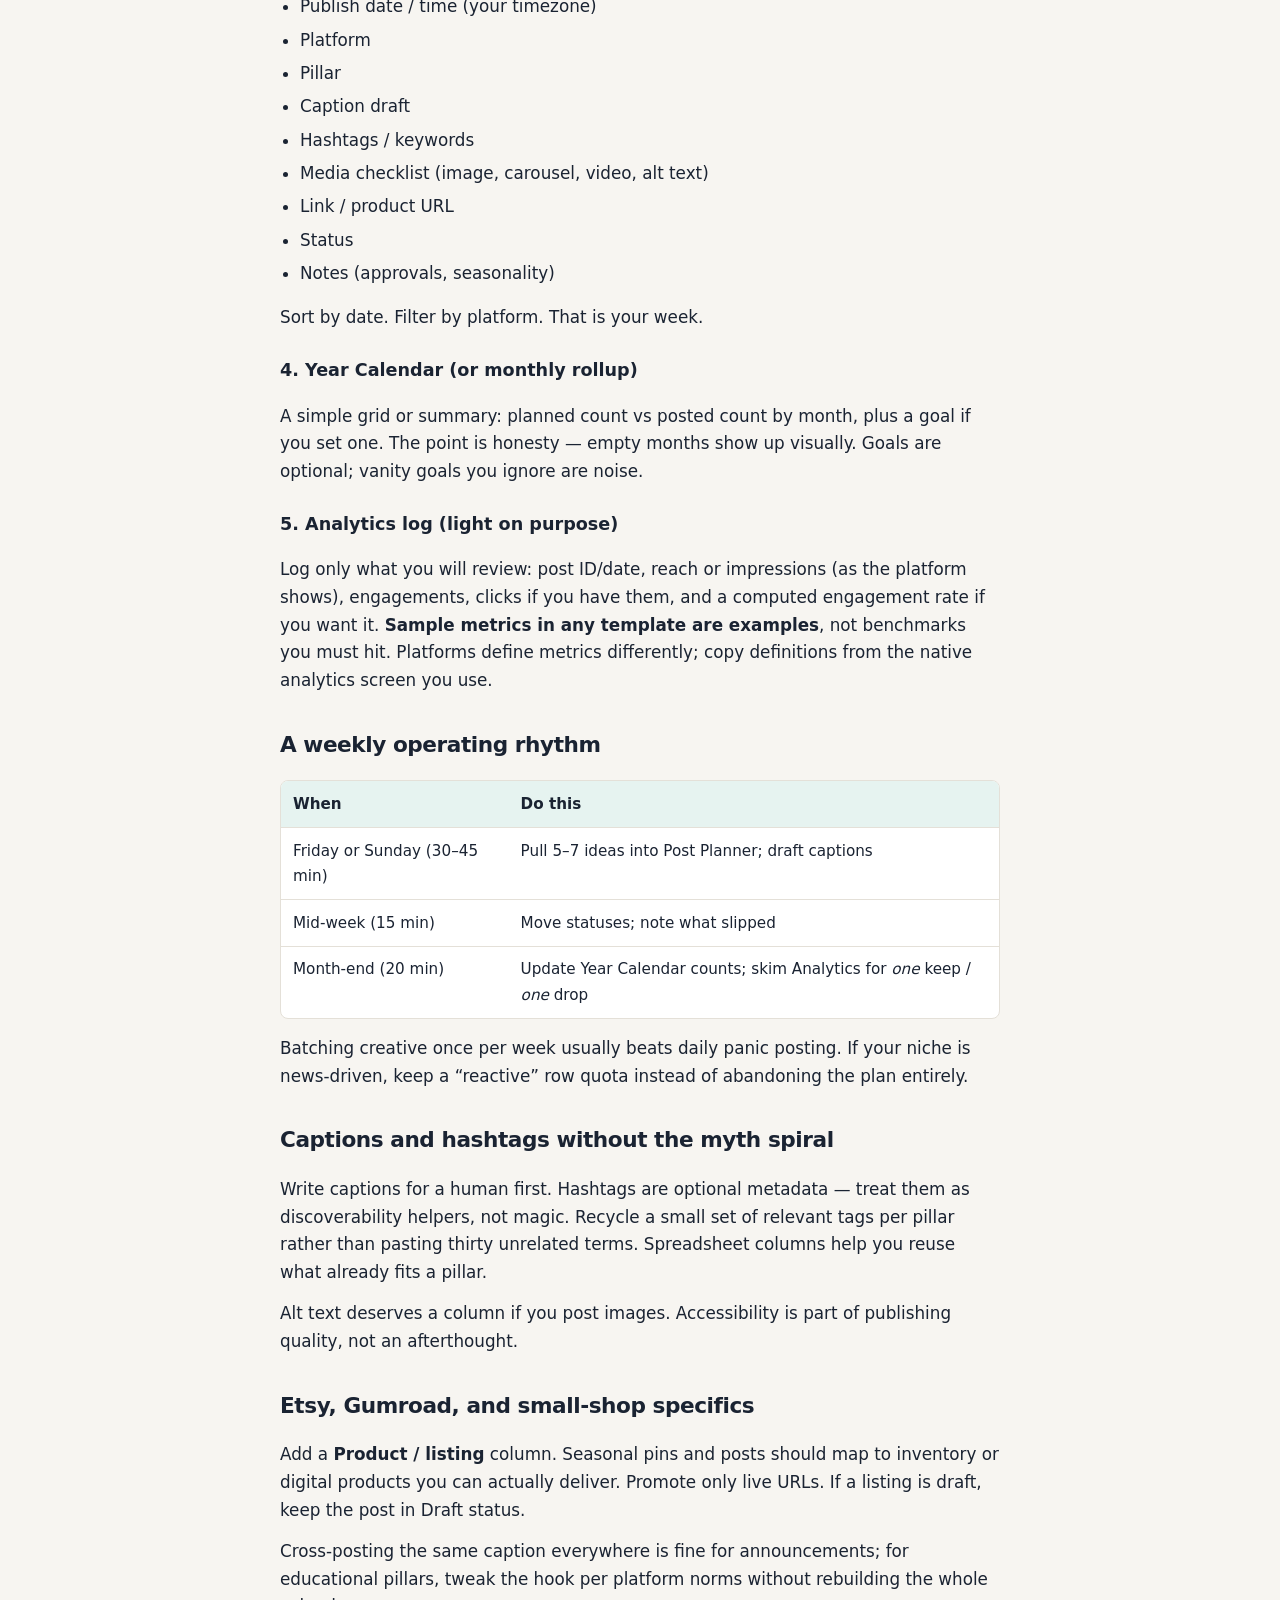
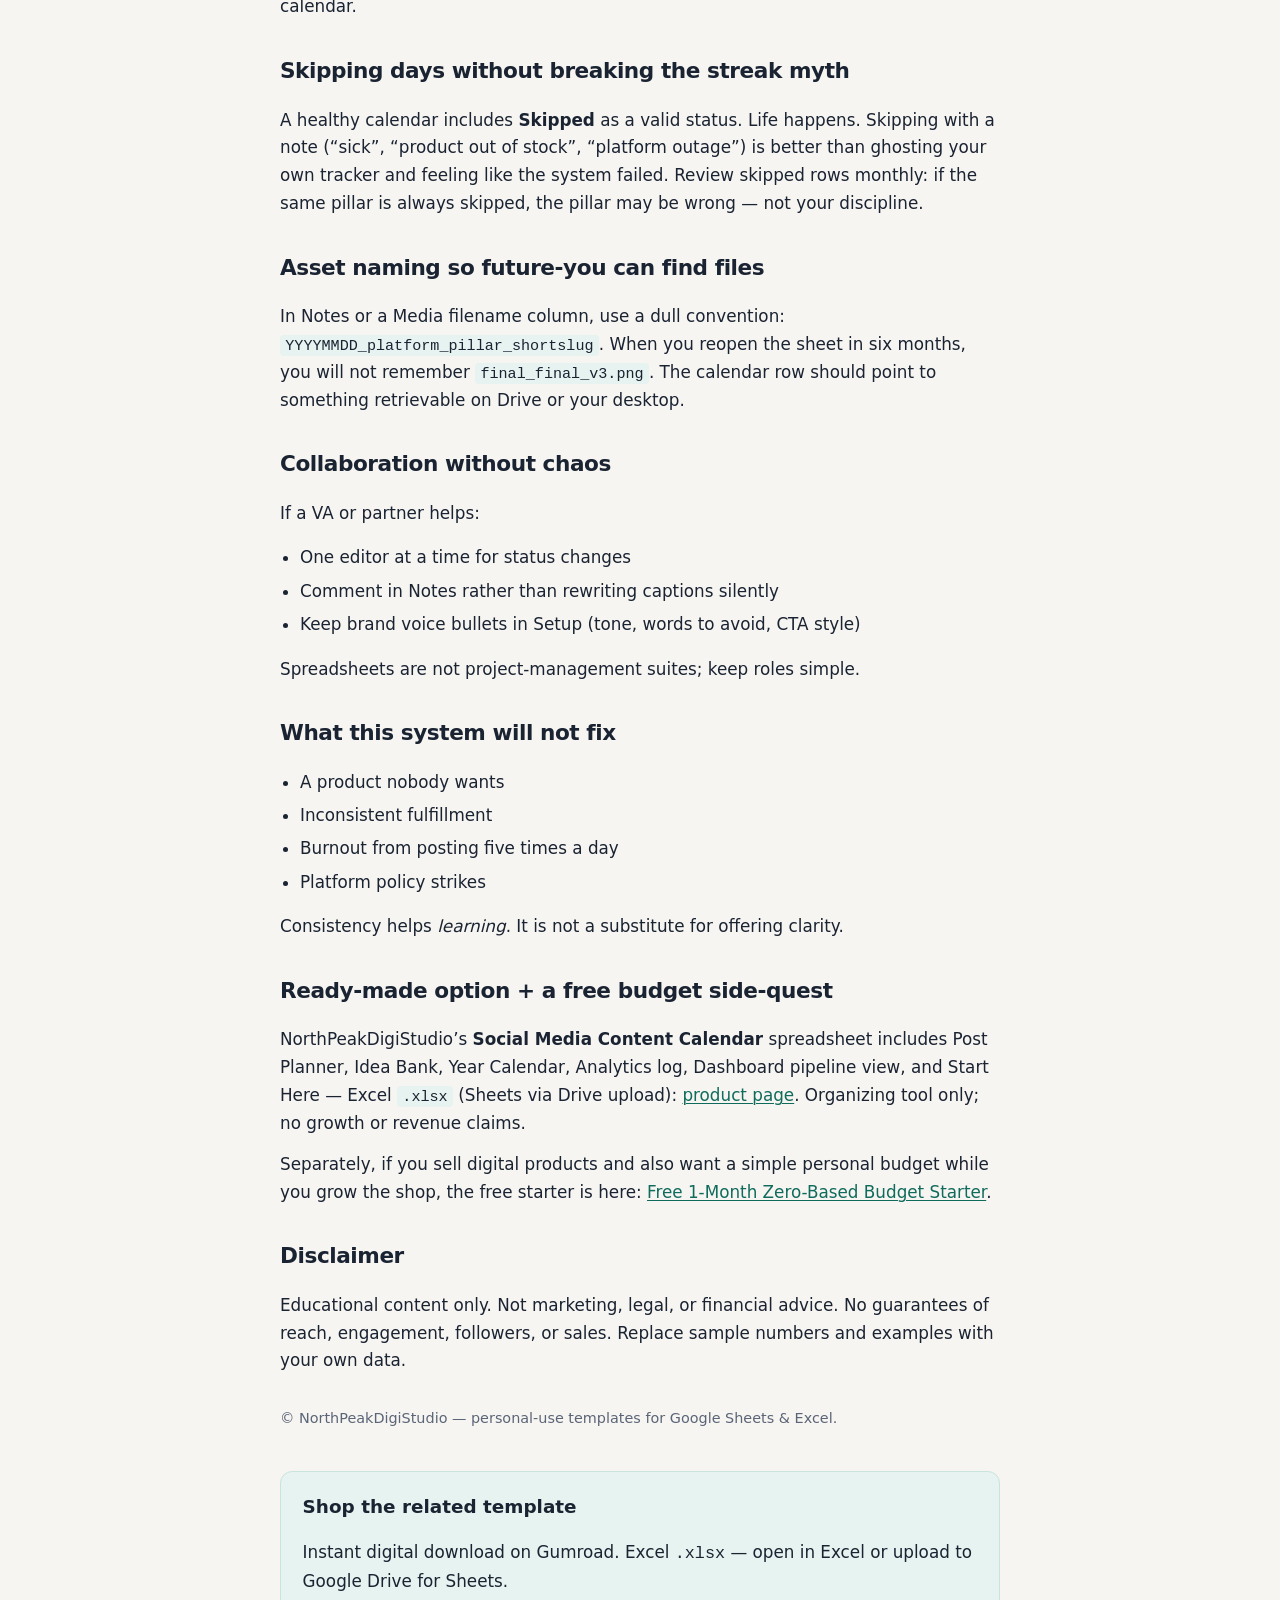
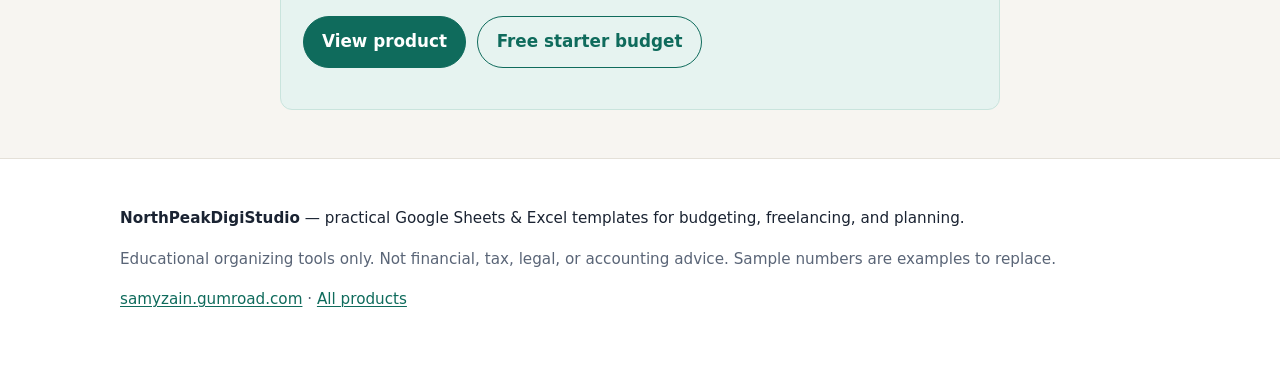
<file: articles/social-media-content-calendar-spreadsheet.html>
<!DOCTYPE html>
<html lang="en">
<head>
  <meta charset="utf-8">
  <meta name="viewport" content="width=device-width, initial-scale=1">
  <title>Social Media Content Calendar Spreadsheet for Creators &amp; Shops</title>
  <meta name="description" content="Plan posts, captions, and hashtags in one spreadsheet: Idea Bank, year overview, and a light analytics log. For creators and small shops — no growth promises.">
  <meta name="author" content="NorthPeakDigiStudio">
  <link rel="canonical" href="https://samyzain-dot.github.io/articles/social-media-content-calendar-spreadsheet.html">
  <meta property="og:type" content="article">
  <meta property="og:site_name" content="NorthPeakDigiStudio">
  <meta property="og:title" content="Social Media Content Calendar Spreadsheet for Creators &amp; Shops">
  <meta property="og:description" content="Plan posts, captions, and hashtags in one spreadsheet: Idea Bank, year overview, and a light analytics log. For creators and small shops — no growth promises.">
  <meta property="og:url" content="https://samyzain-dot.github.io/articles/social-media-content-calendar-spreadsheet.html">
  <meta property="og:locale" content="en_US">
  <meta name="twitter:card" content="summary">
  <meta name="twitter:title" content="Social Media Content Calendar Spreadsheet for Creators &amp; Shops">
  <meta name="twitter:description" content="Plan posts, captions, and hashtags in one spreadsheet: Idea Bank, year overview, and a light analytics log. For creators and small shops — no growth promises.">
  <link rel="stylesheet" href="../css/style.css">
  <script type="application/ld+json">
{
  "@context": "https://schema.org",
  "@type": "Article",
  "headline": "Build a Social Media Content Calendar Spreadsheet That You Will Actually Use",
  "description": "Plan posts, captions, and hashtags in one spreadsheet: Idea Bank, year overview, and a light analytics log. For creators and small shops — no growth promises.",
  "datePublished": "2026-10-27",
  "dateModified": "2026-10-27",
  "author": {
    "@type": "Organization",
    "name": "NorthPeakDigiStudio",
    "url": "https://samyzain.gumroad.com"
  },
  "publisher": {
    "@type": "Organization",
    "name": "NorthPeakDigiStudio",
    "url": "https://samyzain.gumroad.com"
  },
  "mainEntityOfPage": {
    "@type": "WebPage",
    "@id": "https://samyzain-dot.github.io/articles/social-media-content-calendar-spreadsheet.html"
  },
  "about": "social media content calendar spreadsheet"
}
  </script>
</head>
<body>
<header class="site-header">
  <div class="wrap header-inner">
    <a class="logo" href="../index.html">NorthPeakDigiStudio</a>
    <nav aria-label="Primary">
      <a href="../index.html">Home</a>
      <a href="../products.html">Products</a>
      <a href="../index.html#guides">Guides</a>
      <a href="https://samyzain.gumroad.com" rel="noopener noreferrer">Shop</a>
    </nav>
  </div>
</header>
  <main class="wrap article">
    <p class="eyebrow"><a href="../index.html#guides">Guides</a> · Personal finance &amp; freelancing</p>
    <h1>Build a Social Media Content Calendar Spreadsheet That You Will Actually Use</h1>
    <p class="meta">Published 2026-10-27 · NorthPeakDigiStudio</p>
    <article class="prose">
<p>Most abandoned content calendars fail for the same reason abandoned budgets fail: they were designed for a media team of twelve, then handed to one tired shop owner. A useful <strong>social media content calendar spreadsheet</strong> is smaller. It answers:</p>
<ul><li>What am I posting this week?  </li><li>What ideas are parked for later?  </li><li>Did I actually publish what I planned?  </li><li>Which posts I <em>bothered to measure</em> did okay?</li></ul>
<p>This guide outlines a lean structure you can run in Excel or Google Sheets. It is a <strong>planning / organizing tool</strong>. It does <strong>not</strong> promise followers, reach, virality, algorithm favors, or sales. Platforms change; your process should stay boring and reliable.</p>
<h2 id="why-spreadsheets-still-win-for-solo-creators">Why spreadsheets still win for solo creators</h2>
<p>Dedicated social schedulers are excellent when you need auto-posting, inbox triage, and multi-brand permissions. They are also easy to underuse. A spreadsheet wins early when you need:</p>
<ul><li>Zero new subscription while you test consistency  </li><li>Custom columns (SKU, Etsy listing URL, Gumroad product, pillar tag)  </li><li>A year-at-a-glance count of planned vs posted  </li><li>An Idea Bank that is not trapped inside one app’s UI  </li></ul>
<p>When volume or collaboration grows, export or migrate. Starting in a sheet does not lock you in.</p>
<h2 id="the-five-tabs-that-cover-90-of-needs">The five tabs that cover 90% of needs</h2>
<h3 id="1-setup-pillars-and-defaults">1. Setup (pillars and defaults)</h3>
<p>Define 3–6 <strong>content pillars</strong> (for example: behind-the-scenes, product education, customer stories, promotions, personal note). Pillars prevent every week from becoming random. Add platform list, status labels (Idea / Draft / Scheduled / Posted / Skipped), and any UTM or tracking notes you care about.</p>
<h3 id="2-idea-bank">2. Idea Bank</h3>
<p>One row per idea: working title, pillar, platform, hook, assets needed, status. Capture ideas in 20 seconds when they appear. Weekly planning should <em>pull</em> from the bank, not invent from a blank page under deadline.</p>
<h3 id="3-post-planner-the-calendar-engine">3. Post Planner (the calendar engine)</h3>
<p>Columns that earn their keep:</p>
<ul><li>Publish date / time (your timezone)  </li><li>Platform  </li><li>Pillar  </li><li>Caption draft  </li><li>Hashtags / keywords  </li><li>Media checklist (image, carousel, video, alt text)  </li><li>Link / product URL  </li><li>Status  </li><li>Notes (approvals, seasonality)</li></ul>
<p>Sort by date. Filter by platform. That is your week.</p>
<h3 id="4-year-calendar-or-monthly-rollup">4. Year Calendar (or monthly rollup)</h3>
<p>A simple grid or summary: planned count vs posted count by month, plus a goal if you set one. The point is honesty — empty months show up visually. Goals are optional; vanity goals you ignore are noise.</p>
<h3 id="5-analytics-log-light-on-purpose">5. Analytics log (light on purpose)</h3>
<p>Log only what you will review: post ID/date, reach or impressions (as the platform shows), engagements, clicks if you have them, and a computed engagement rate if you want it. <strong>Sample metrics in any template are examples</strong>, not benchmarks you must hit. Platforms define metrics differently; copy definitions from the native analytics screen you use.</p>
<h2 id="a-weekly-operating-rhythm">A weekly operating rhythm</h2>
<div class="table-wrap"><table>
<thead><tr><th>When</th><th>Do this</th></tr></thead>
<tbody>
<tr><td>Friday or Sunday (30–45 min)</td><td>Pull 5–7 ideas into Post Planner; draft captions</td></tr>
<tr><td>Mid-week (15 min)</td><td>Move statuses; note what slipped</td></tr>
<tr><td>Month-end (20 min)</td><td>Update Year Calendar counts; skim Analytics for <em>one</em> keep / <em>one</em> drop</td></tr>
</tbody></table></div>
<p>Batching creative once per week usually beats daily panic posting. If your niche is news-driven, keep a “reactive” row quota instead of abandoning the plan entirely.</p>
<h2 id="captions-and-hashtags-without-the-myth-spiral">Captions and hashtags without the myth spiral</h2>
<p>Write captions for a human first. Hashtags are optional metadata — treat them as discoverability helpers, not magic. Recycle a small set of relevant tags per pillar rather than pasting thirty unrelated terms. Spreadsheet columns help you reuse what already fits a pillar.</p>
<p>Alt text deserves a column if you post images. Accessibility is part of publishing quality, not an afterthought.</p>
<h2 id="etsy-gumroad-and-small-shop-specifics">Etsy, Gumroad, and small-shop specifics</h2>
<p>Add a <strong>Product / listing</strong> column. Seasonal pins and posts should map to inventory or digital products you can actually deliver. Promote only live URLs. If a listing is draft, keep the post in Draft status.</p>
<p>Cross-posting the same caption everywhere is fine for announcements; for educational pillars, tweak the hook per platform norms without rebuilding the whole calendar.</p>
<h2 id="skipping-days-without-breaking-the-streak-myth">Skipping days without breaking the streak myth</h2>
<p>A healthy calendar includes <strong>Skipped</strong> as a valid status. Life happens. Skipping with a note (“sick”, “product out of stock”, “platform outage”) is better than ghosting your own tracker and feeling like the system failed. Review skipped rows monthly: if the same pillar is always skipped, the pillar may be wrong — not your discipline.</p>
<h2 id="asset-naming-so-future-you-can-find-files">Asset naming so future-you can find files</h2>
<p>In Notes or a Media filename column, use a dull convention: <code>YYYYMMDD_platform_pillar_shortslug</code>. When you reopen the sheet in six months, you will not remember <code>final_final_v3.png</code>. The calendar row should point to something retrievable on Drive or your desktop.</p>
<h2 id="collaboration-without-chaos">Collaboration without chaos</h2>
<p>If a VA or partner helps:</p>
<ul><li>One editor at a time for status changes  </li><li>Comment in Notes rather than rewriting captions silently  </li><li>Keep brand voice bullets in Setup (tone, words to avoid, CTA style)</li></ul>
<p>Spreadsheets are not project-management suites; keep roles simple.</p>
<h2 id="what-this-system-will-not-fix">What this system will not fix</h2>
<ul><li>A product nobody wants  </li><li>Inconsistent fulfillment  </li><li>Burnout from posting five times a day  </li><li>Platform policy strikes  </li></ul>
<p>Consistency helps <em>learning</em>. It is not a substitute for offering clarity.</p>
<h2 id="ready-made-option-a-free-budget-side-quest">Ready-made option + a free budget side-quest</h2>
<p>NorthPeakDigiStudio’s <strong>Social Media Content Calendar</strong> spreadsheet includes Post Planner, Idea Bank, Year Calendar, Analytics log, Dashboard pipeline view, and Start Here — Excel <code>.xlsx</code> (Sheets via Drive upload): <a href="https://samyzain.gumroad.com/l/lmdxyc" rel="noopener noreferrer">product page</a>. Organizing tool only; no growth or revenue claims.</p>
<p>Separately, if you sell digital products and also want a simple personal budget while you grow the shop, the free starter is here: <a href="https://samyzain.gumroad.com/l/duwanz" rel="noopener noreferrer">Free 1-Month Zero-Based Budget Starter</a>.</p>
<h2 id="disclaimer">Disclaimer</h2>
<p>Educational content only. Not marketing, legal, or financial advice. No guarantees of reach, engagement, followers, or sales. Replace sample numbers and examples with your own data.</p>
<p class="footer-note">© NorthPeakDigiStudio — personal-use templates for Google Sheets &amp; Excel.</p>
    </article>
    <aside class="cta-box">
      <h2>Shop the related template</h2>
      <p>Instant digital download on Gumroad. Excel <code>.xlsx</code> — open in Excel or upload to Google Drive for Sheets.</p>
      <p><a class="btn" href="https://samyzain.gumroad.com/l/lmdxyc" rel="noopener noreferrer">View product</a>
         <a class="btn btn-ghost" href="https://samyzain.gumroad.com/l/duwanz" rel="noopener noreferrer">Free starter budget</a></p>
    </aside>
  </main>
<footer class="site-footer">
  <div class="wrap">
    <p><strong>NorthPeakDigiStudio</strong> — practical Google Sheets &amp; Excel templates for budgeting, freelancing, and planning.</p>
    <p class="muted">Educational organizing tools only. Not financial, tax, legal, or accounting advice. Sample numbers are examples to replace.</p>
    <p class="muted"><a href="https://samyzain.gumroad.com" rel="noopener noreferrer">samyzain.gumroad.com</a> · <a href="../products.html">All products</a></p>
  </div>
</footer>
</body>
</html>
</file>
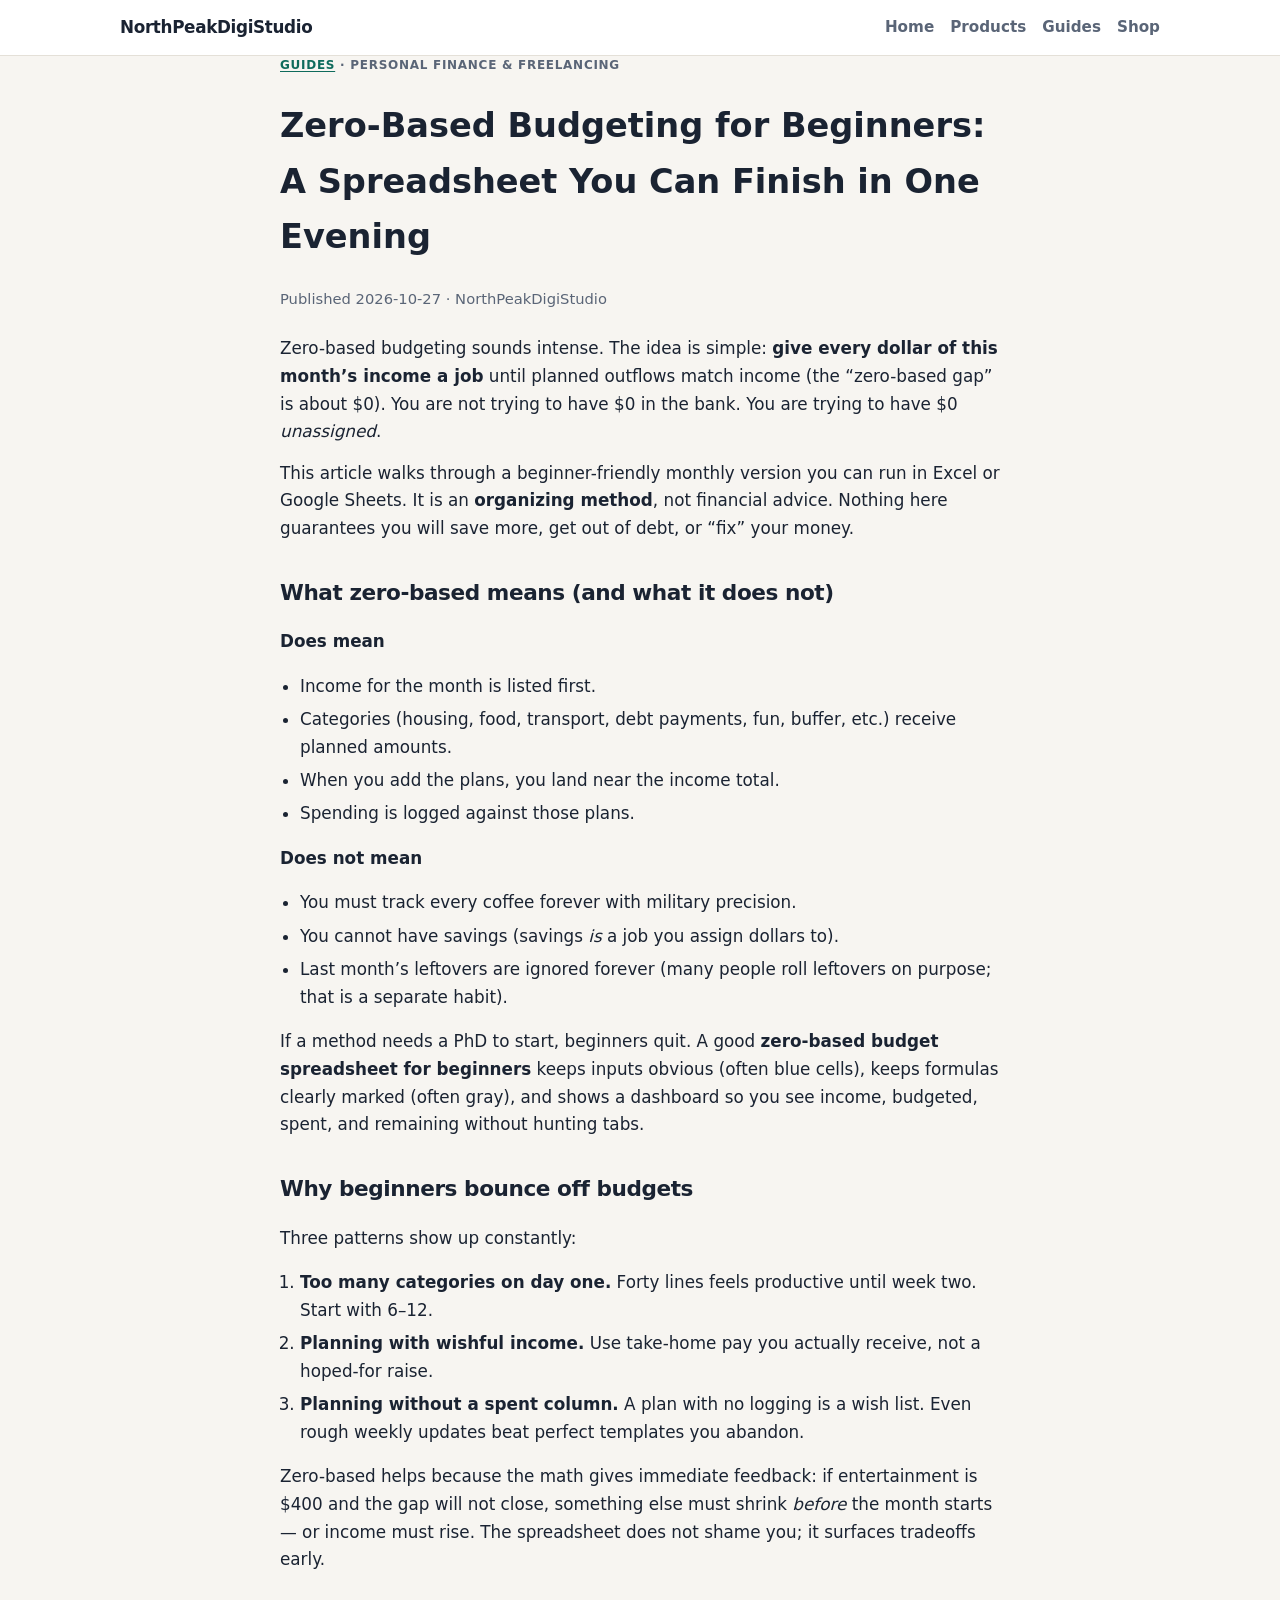
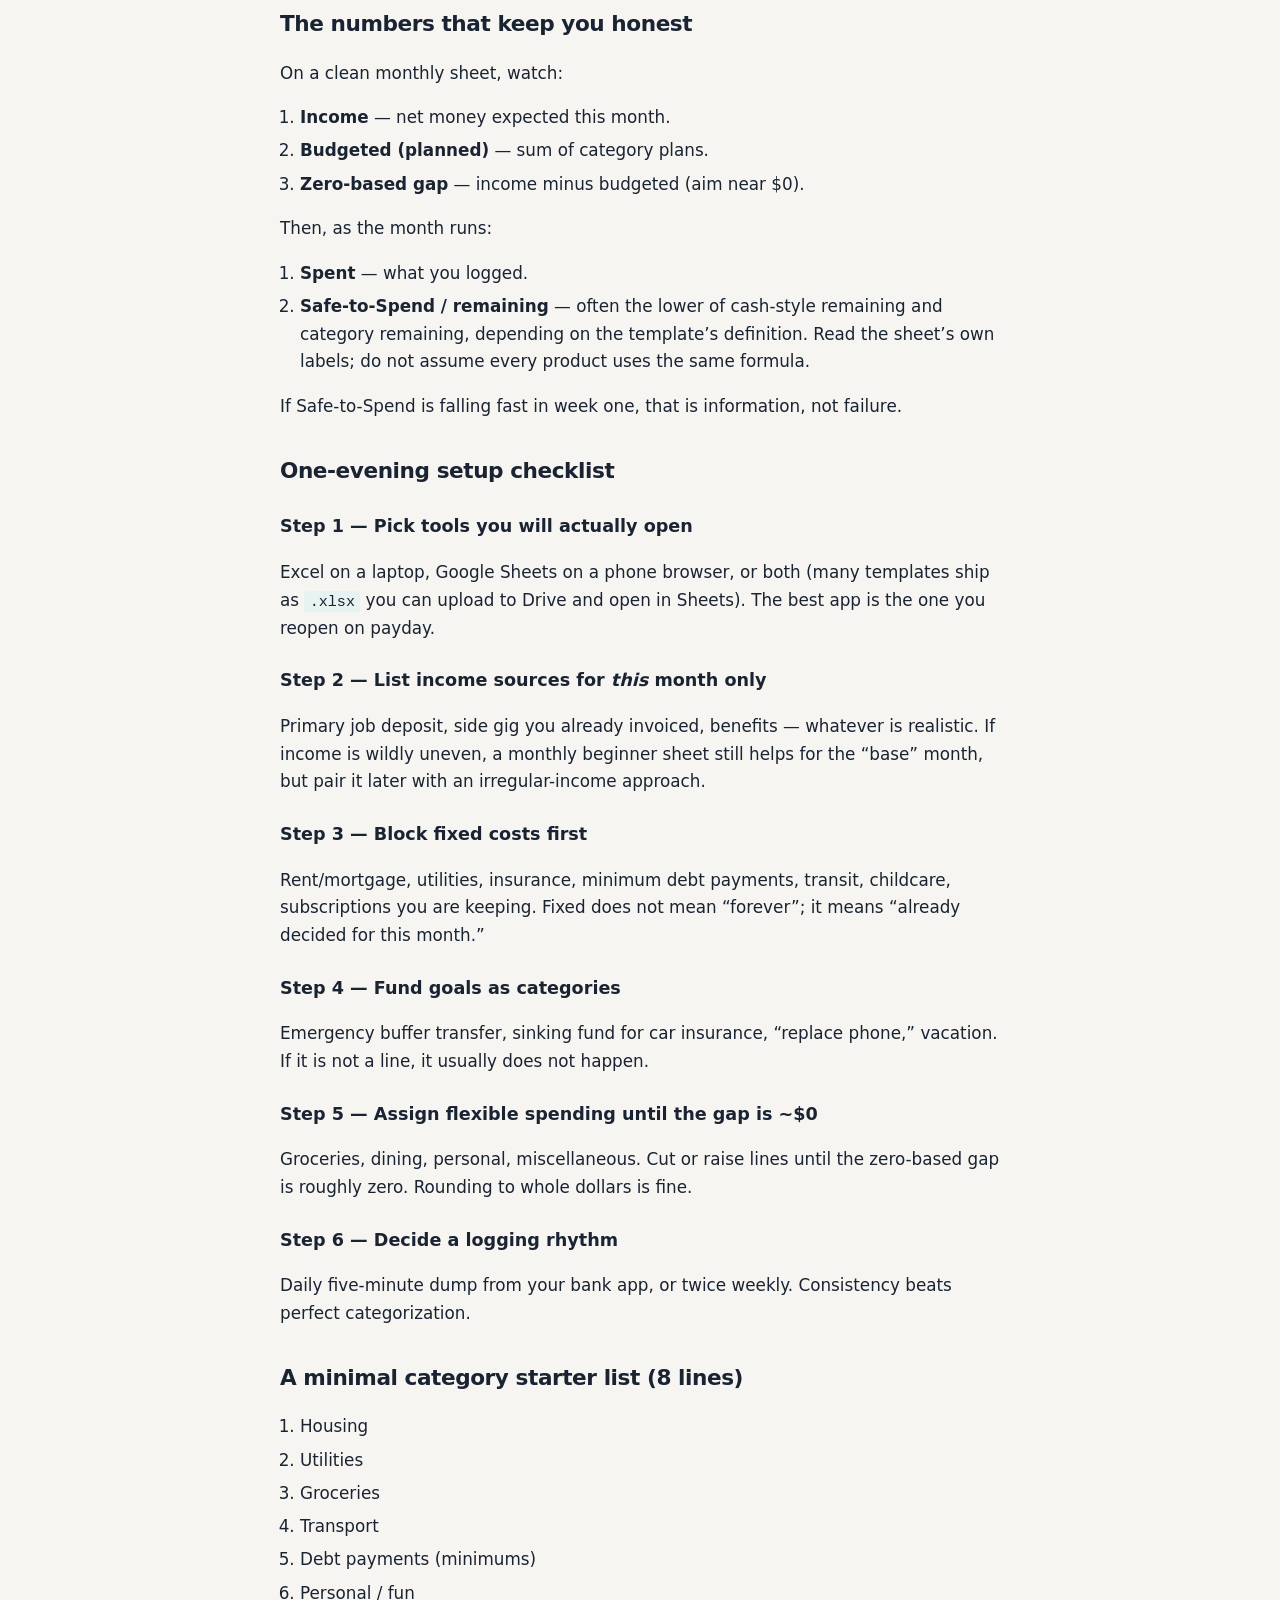
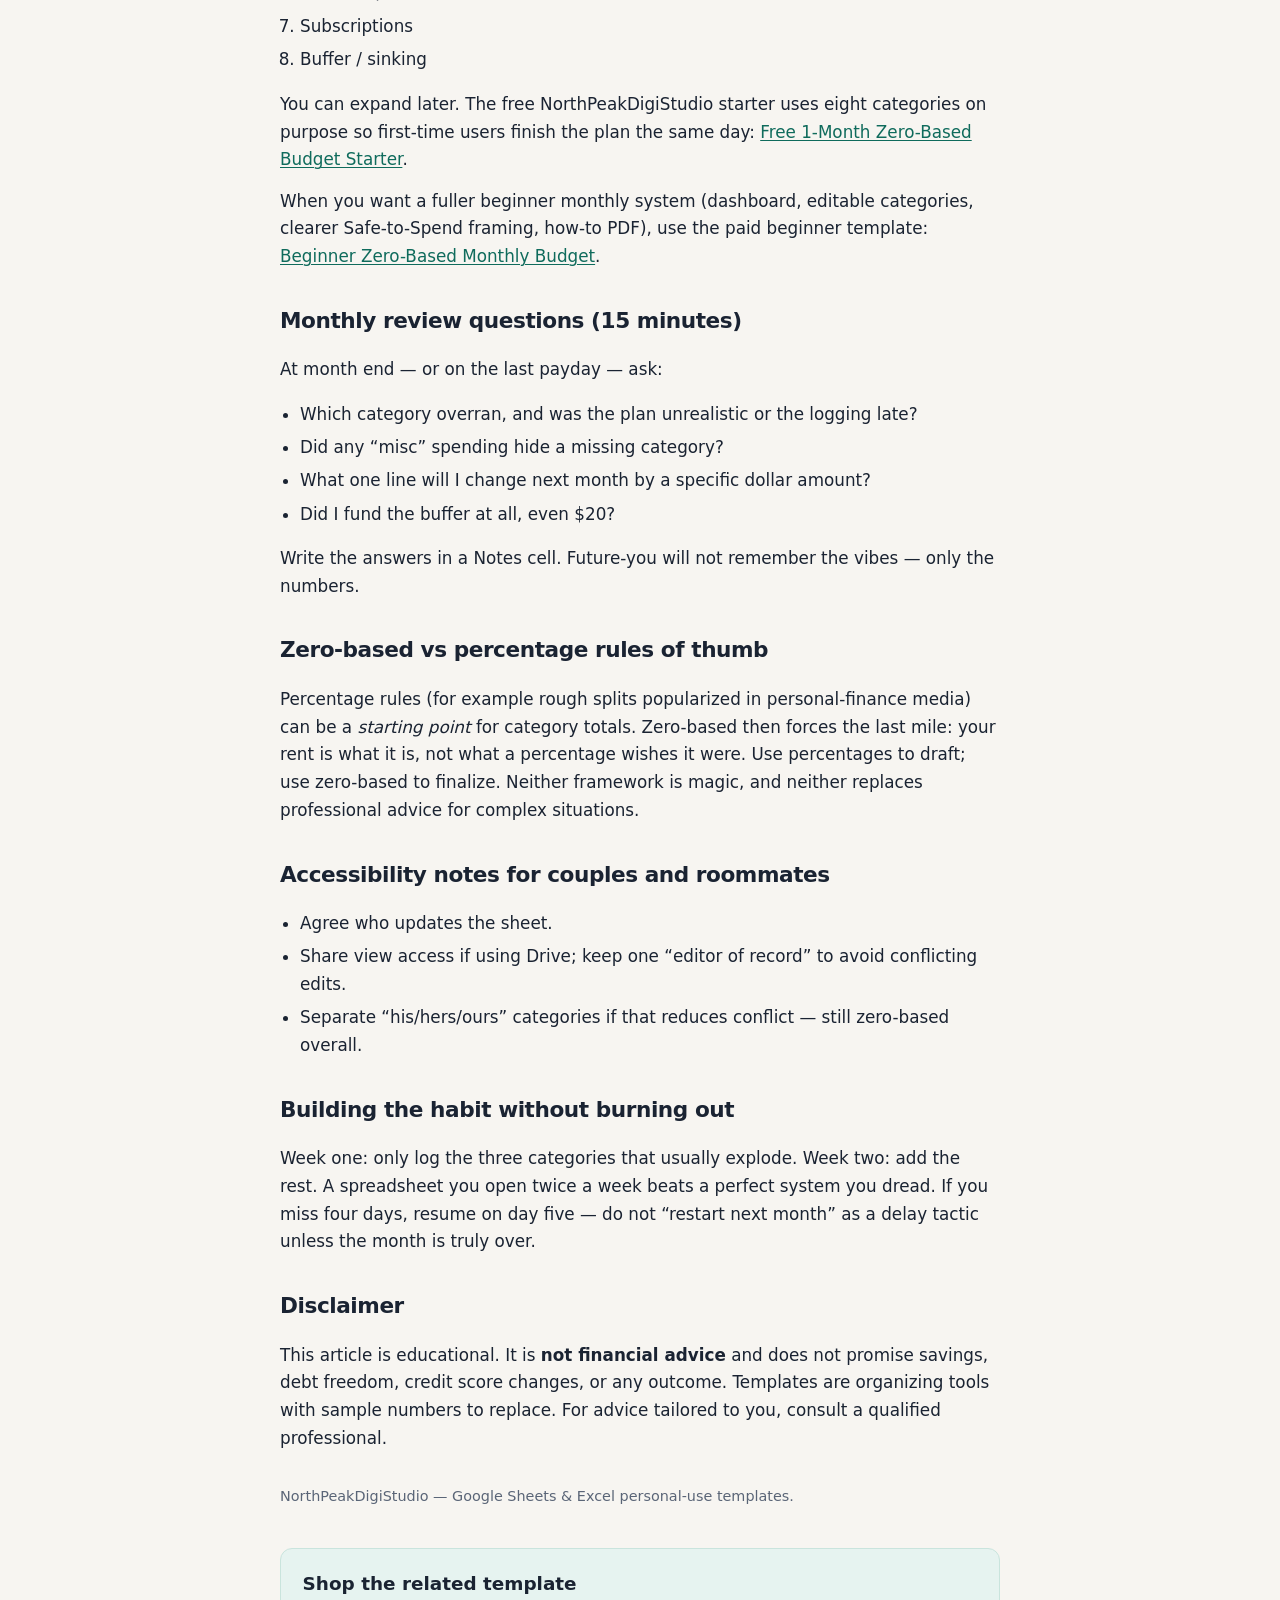
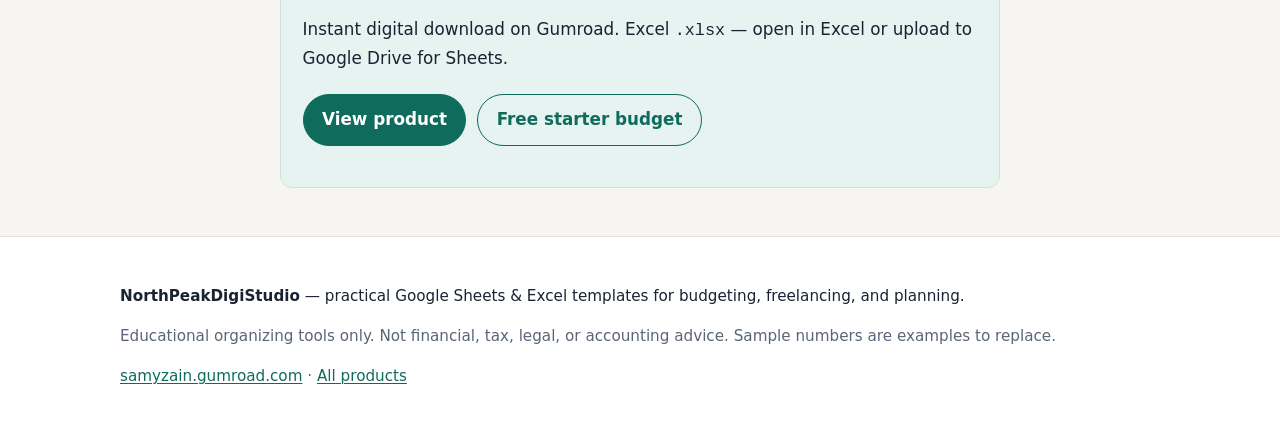
<file: articles/zero-based-budget-spreadsheet-beginners.html>
<!DOCTYPE html>
<html lang="en">
<head>
  <meta charset="utf-8">
  <meta name="viewport" content="width=device-width, initial-scale=1">
  <title>Zero-Based Budget Spreadsheet for Beginners (Monthly Guide)</title>
  <meta name="description" content="Learn zero-based budgeting with a simple monthly spreadsheet: plan every dollar, track spent, and watch Safe-to-Spend. Free 1-month starter included.">
  <meta name="author" content="NorthPeakDigiStudio">
  <link rel="canonical" href="https://samyzain-dot.github.io/articles/zero-based-budget-spreadsheet-beginners.html">
  <meta property="og:type" content="article">
  <meta property="og:site_name" content="NorthPeakDigiStudio">
  <meta property="og:title" content="Zero-Based Budget Spreadsheet for Beginners (Monthly Guide)">
  <meta property="og:description" content="Learn zero-based budgeting with a simple monthly spreadsheet: plan every dollar, track spent, and watch Safe-to-Spend. Free 1-month starter included.">
  <meta property="og:url" content="https://samyzain-dot.github.io/articles/zero-based-budget-spreadsheet-beginners.html">
  <meta property="og:locale" content="en_US">
  <meta name="twitter:card" content="summary">
  <meta name="twitter:title" content="Zero-Based Budget Spreadsheet for Beginners (Monthly Guide)">
  <meta name="twitter:description" content="Learn zero-based budgeting with a simple monthly spreadsheet: plan every dollar, track spent, and watch Safe-to-Spend. Free 1-month starter included.">
  <link rel="stylesheet" href="../css/style.css">
  <script type="application/ld+json">
{
  "@context": "https://schema.org",
  "@type": "Article",
  "headline": "Zero-Based Budgeting for Beginners: A Spreadsheet You Can Finish in One Evening",
  "description": "Learn zero-based budgeting with a simple monthly spreadsheet: plan every dollar, track spent, and watch Safe-to-Spend. Free 1-month starter included.",
  "datePublished": "2026-10-27",
  "dateModified": "2026-10-27",
  "author": {
    "@type": "Organization",
    "name": "NorthPeakDigiStudio",
    "url": "https://samyzain.gumroad.com"
  },
  "publisher": {
    "@type": "Organization",
    "name": "NorthPeakDigiStudio",
    "url": "https://samyzain.gumroad.com"
  },
  "mainEntityOfPage": {
    "@type": "WebPage",
    "@id": "https://samyzain-dot.github.io/articles/zero-based-budget-spreadsheet-beginners.html"
  },
  "about": "zero-based budget spreadsheet for beginners"
}
  </script>
</head>
<body>
<header class="site-header">
  <div class="wrap header-inner">
    <a class="logo" href="../index.html">NorthPeakDigiStudio</a>
    <nav aria-label="Primary">
      <a href="../index.html">Home</a>
      <a href="../products.html">Products</a>
      <a href="../index.html#guides">Guides</a>
      <a href="https://samyzain.gumroad.com" rel="noopener noreferrer">Shop</a>
    </nav>
  </div>
</header>
  <main class="wrap article">
    <p class="eyebrow"><a href="../index.html#guides">Guides</a> · Personal finance &amp; freelancing</p>
    <h1>Zero-Based Budgeting for Beginners: A Spreadsheet You Can Finish in One Evening</h1>
    <p class="meta">Published 2026-10-27 · NorthPeakDigiStudio</p>
    <article class="prose">
<p>Zero-based budgeting sounds intense. The idea is simple: <strong>give every dollar of this month’s income a job</strong> until planned outflows match income (the “zero-based gap” is about $0). You are not trying to have $0 in the bank. You are trying to have $0 <em>unassigned</em>.</p>
<p>This article walks through a beginner-friendly monthly version you can run in Excel or Google Sheets. It is an <strong>organizing method</strong>, not financial advice. Nothing here guarantees you will save more, get out of debt, or “fix” your money.</p>
<h2 id="what-zero-based-means-and-what-it-does-not">What zero-based means (and what it does not)</h2>
<p><strong>Does mean</strong></p>
<ul><li>Income for the month is listed first.</li><li>Categories (housing, food, transport, debt payments, fun, buffer, etc.) receive planned amounts.</li><li>When you add the plans, you land near the income total.</li><li>Spending is logged against those plans.</li></ul>
<p><strong>Does not mean</strong></p>
<ul><li>You must track every coffee forever with military precision.</li><li>You cannot have savings (savings <em>is</em> a job you assign dollars to).</li><li>Last month’s leftovers are ignored forever (many people roll leftovers on purpose; that is a separate habit).</li></ul>
<p>If a method needs a PhD to start, beginners quit. A good <strong>zero-based budget spreadsheet for beginners</strong> keeps inputs obvious (often blue cells), keeps formulas clearly marked (often gray), and shows a dashboard so you see income, budgeted, spent, and remaining without hunting tabs.</p>
<h2 id="why-beginners-bounce-off-budgets">Why beginners bounce off budgets</h2>
<p>Three patterns show up constantly:</p>
<ol><li><strong>Too many categories on day one.</strong> Forty lines feels productive until week two. Start with 6–12.</li><li><strong>Planning with wishful income.</strong> Use take-home pay you actually receive, not a hoped-for raise.</li><li><strong>Planning without a spent column.</strong> A plan with no logging is a wish list. Even rough weekly updates beat perfect templates you abandon.</li></ol>
<p>Zero-based helps because the math gives immediate feedback: if entertainment is $400 and the gap will not close, something else must shrink <em>before</em> the month starts — or income must rise. The spreadsheet does not shame you; it surfaces tradeoffs early.</p>
<h2 id="the-numbers-that-keep-you-honest">The numbers that keep you honest</h2>
<p>On a clean monthly sheet, watch:</p>
<ol><li><strong>Income</strong> — net money expected this month.</li><li><strong>Budgeted (planned)</strong> — sum of category plans.</li><li><strong>Zero-based gap</strong> — income minus budgeted (aim near $0).</li></ol>
<p>Then, as the month runs:</p>
<ol><li><strong>Spent</strong> — what you logged.</li><li><strong>Safe-to-Spend / remaining</strong> — often the lower of cash-style remaining and category remaining, depending on the template’s definition. Read the sheet’s own labels; do not assume every product uses the same formula.</li></ol>
<p>If Safe-to-Spend is falling fast in week one, that is information, not failure.</p>
<h2 id="one-evening-setup-checklist">One-evening setup checklist</h2>
<h3 id="step-1-pick-tools-you-will-actually-open">Step 1 — Pick tools you will actually open</h3>
<p>Excel on a laptop, Google Sheets on a phone browser, or both (many templates ship as <code>.xlsx</code> you can upload to Drive and open in Sheets). The best app is the one you reopen on payday.</p>
<h3 id="step-2-list-income-sources-for-this-month-only">Step 2 — List income sources for <em>this</em> month only</h3>
<p>Primary job deposit, side gig you already invoiced, benefits — whatever is realistic. If income is wildly uneven, a monthly beginner sheet still helps for the “base” month, but pair it later with an irregular-income approach.</p>
<h3 id="step-3-block-fixed-costs-first">Step 3 — Block fixed costs first</h3>
<p>Rent/mortgage, utilities, insurance, minimum debt payments, transit, childcare, subscriptions you are keeping. Fixed does not mean “forever”; it means “already decided for this month.”</p>
<h3 id="step-4-fund-goals-as-categories">Step 4 — Fund goals as categories</h3>
<p>Emergency buffer transfer, sinking fund for car insurance, “replace phone,” vacation. If it is not a line, it usually does not happen.</p>
<h3 id="step-5-assign-flexible-spending-until-the-gap-is-0">Step 5 — Assign flexible spending until the gap is ~$0</h3>
<p>Groceries, dining, personal, miscellaneous. Cut or raise lines until the zero-based gap is roughly zero. Rounding to whole dollars is fine.</p>
<h3 id="step-6-decide-a-logging-rhythm">Step 6 — Decide a logging rhythm</h3>
<p>Daily five-minute dump from your bank app, or twice weekly. Consistency beats perfect categorization.</p>
<h2 id="a-minimal-category-starter-list-8-lines">A minimal category starter list (8 lines)</h2>
<ol><li>Housing  </li><li>Utilities  </li><li>Groceries  </li><li>Transport  </li><li>Debt payments (minimums)  </li><li>Personal / fun  </li><li>Subscriptions  </li><li>Buffer / sinking  </li></ol>
<p>You can expand later. The free NorthPeakDigiStudio starter uses eight categories on purpose so first-time users finish the plan the same day: <a href="https://samyzain.gumroad.com/l/duwanz" rel="noopener noreferrer">Free 1-Month Zero-Based Budget Starter</a>.</p>
<p>When you want a fuller beginner monthly system (dashboard, editable categories, clearer Safe-to-Spend framing, how-to PDF), use the paid beginner template: <a href="https://samyzain.gumroad.com/l/dcova" rel="noopener noreferrer">Beginner Zero-Based Monthly Budget</a>.</p>
<h2 id="monthly-review-questions-15-minutes">Monthly review questions (15 minutes)</h2>
<p>At month end — or on the last payday — ask:</p>
<ul><li>Which category overran, and was the plan unrealistic or the logging late?</li><li>Did any “misc” spending hide a missing category?</li><li>What one line will I change next month by a specific dollar amount?</li><li>Did I fund the buffer at all, even $20?</li></ul>
<p>Write the answers in a Notes cell. Future-you will not remember the vibes — only the numbers.</p>
<h2 id="zero-based-vs-percentage-rules-of-thumb">Zero-based vs percentage rules of thumb</h2>
<p>Percentage rules (for example rough splits popularized in personal-finance media) can be a <em>starting point</em> for category totals. Zero-based then forces the last mile: your rent is what it is, not what a percentage wishes it were. Use percentages to draft; use zero-based to finalize. Neither framework is magic, and neither replaces professional advice for complex situations.</p>
<h2 id="accessibility-notes-for-couples-and-roommates">Accessibility notes for couples and roommates</h2>
<ul><li>Agree who updates the sheet.</li><li>Share view access if using Drive; keep one “editor of record” to avoid conflicting edits.</li><li>Separate “his/hers/ours” categories if that reduces conflict — still zero-based overall.</li></ul>
<h2 id="building-the-habit-without-burning-out">Building the habit without burning out</h2>
<p>Week one: only log the three categories that usually explode. Week two: add the rest. A spreadsheet you open twice a week beats a perfect system you dread. If you miss four days, resume on day five — do not “restart next month” as a delay tactic unless the month is truly over.</p>
<h2 id="disclaimer">Disclaimer</h2>
<p>This article is educational. It is <strong>not financial advice</strong> and does not promise savings, debt freedom, credit score changes, or any outcome. Templates are organizing tools with sample numbers to replace. For advice tailored to you, consult a qualified professional.</p>
<p class="footer-note">NorthPeakDigiStudio — Google Sheets &amp; Excel personal-use templates.</p>
    </article>
    <aside class="cta-box">
      <h2>Shop the related template</h2>
      <p>Instant digital download on Gumroad. Excel <code>.xlsx</code> — open in Excel or upload to Google Drive for Sheets.</p>
      <p><a class="btn" href="https://samyzain.gumroad.com/l/dcova" rel="noopener noreferrer">View product</a>
         <a class="btn btn-ghost" href="https://samyzain.gumroad.com/l/duwanz" rel="noopener noreferrer">Free starter budget</a></p>
    </aside>
  </main>
<footer class="site-footer">
  <div class="wrap">
    <p><strong>NorthPeakDigiStudio</strong> — practical Google Sheets &amp; Excel templates for budgeting, freelancing, and planning.</p>
    <p class="muted">Educational organizing tools only. Not financial, tax, legal, or accounting advice. Sample numbers are examples to replace.</p>
    <p class="muted"><a href="https://samyzain.gumroad.com" rel="noopener noreferrer">samyzain.gumroad.com</a> · <a href="../products.html">All products</a></p>
  </div>
</footer>
</body>
</html>
</file>
<file: css/style.css>
/* NorthPeakDigiStudio — static SEO site
   Fast, mobile-first, no tracking. */

:root {
  --bg: #f7f5f1;
  --surface: #ffffff;
  --ink: #1a2332;
  --muted: #5a6577;
  --line: #e4e0d8;
  --accent: #0f6b5c;
  --accent-dark: #0a4f44;
  --accent-soft: #e6f3f0;
  --warn: #7a4a12;
  --radius: 12px;
  --shadow: 0 1px 2px rgba(26, 35, 50, 0.06), 0 8px 24px rgba(26, 35, 50, 0.06);
  --max: 720px;
  --max-wide: 1040px;
  --font: "Segoe UI", system-ui, -apple-system, BlinkMacSystemFont, "Helvetica Neue", Arial, sans-serif;
}

*, *::before, *::after { box-sizing: border-box; }

html { scroll-behavior: smooth; }

body {
  margin: 0;
  font-family: var(--font);
  color: var(--ink);
  background: var(--bg);
  line-height: 1.65;
  font-size: 1.05rem;
  -webkit-font-smoothing: antialiased;
}

img { max-width: 100%; height: auto; }

a {
  color: var(--accent);
  text-decoration-thickness: 1px;
  text-underline-offset: 2px;
}
a:hover { color: var(--accent-dark); }

.wrap {
  width: min(100% - 2rem, var(--max-wide));
  margin-inline: auto;
}

.article.wrap,
.narrow.wrap { width: min(100% - 2rem, var(--max)); }

.site-header {
  background: var(--surface);
  border-bottom: 1px solid var(--line);
  position: sticky;
  top: 0;
  z-index: 20;
}

.header-inner {
  display: flex;
  align-items: center;
  justify-content: space-between;
  gap: 1rem;
  padding: 0.85rem 0;
  flex-wrap: wrap;
}

.logo {
  font-weight: 700;
  color: var(--ink);
  text-decoration: none;
  letter-spacing: -0.02em;
}
.logo:hover { color: var(--accent); }

nav {
  display: flex;
  gap: 1rem;
  flex-wrap: wrap;
}
nav a {
  color: var(--muted);
  text-decoration: none;
  font-size: 0.95rem;
  font-weight: 600;
}
nav a:hover { color: var(--accent); }

.hero {
  padding: 3rem 0 2rem;
}

.hero h1 {
  font-size: clamp(1.75rem, 4vw, 2.5rem);
  line-height: 1.2;
  letter-spacing: -0.03em;
  margin: 0 0 0.75rem;
}

.lead {
  font-size: 1.15rem;
  color: var(--muted);
  max-width: 40rem;
  margin: 0 0 1.5rem;
}

.btn {
  display: inline-block;
  background: var(--accent);
  color: #fff !important;
  text-decoration: none;
  font-weight: 650;
  padding: 0.7rem 1.15rem;
  border-radius: 999px;
  border: 1px solid var(--accent);
  margin: 0.25rem 0.35rem 0.25rem 0;
}
.btn:hover { background: var(--accent-dark); border-color: var(--accent-dark); }
.btn-ghost {
  background: transparent;
  color: var(--accent) !important;
}
.btn-ghost:hover {
  background: var(--accent-soft);
  color: var(--accent-dark) !important;
}

.section { padding: 2rem 0 2.5rem; }

.section h2 {
  font-size: 1.45rem;
  letter-spacing: -0.02em;
  margin: 0 0 1rem;
}

.card-grid {
  display: grid;
  grid-template-columns: repeat(auto-fill, minmax(260px, 1fr));
  gap: 1rem;
}

.card {
  background: var(--surface);
  border: 1px solid var(--line);
  border-radius: var(--radius);
  padding: 1.15rem 1.2rem;
  box-shadow: var(--shadow);
  display: flex;
  flex-direction: column;
  gap: 0.5rem;
}
.card h3 {
  margin: 0;
  font-size: 1.05rem;
  letter-spacing: -0.01em;
  line-height: 1.35;
}
.card h3 a { color: var(--ink); text-decoration: none; }
.card h3 a:hover { color: var(--accent); }
.card p { margin: 0; color: var(--muted); font-size: 0.95rem; flex: 1; }
.card .price {
  font-weight: 700;
  color: var(--ink);
  font-size: 1rem;
}
.card .tags {
  font-size: 0.8rem;
  color: var(--muted);
}

.eyebrow {
  text-transform: uppercase;
  letter-spacing: 0.06em;
  font-size: 0.75rem;
  font-weight: 700;
  color: var(--muted);
  margin: 0 0 0.5rem;
}

.meta { color: var(--muted); font-size: 0.92rem; margin: 0 0 1.5rem; }

.prose h2 {
  margin-top: 2rem;
  font-size: 1.35rem;
  letter-spacing: -0.02em;
}
.prose h3 {
  margin-top: 1.5rem;
  font-size: 1.1rem;
}
.prose p { margin: 0.85rem 0; }
.prose ul, .prose ol { padding-left: 1.25rem; }
.prose li { margin: 0.35rem 0; }
.prose code {
  font-family: ui-monospace, SFMono-Regular, Menlo, Consolas, monospace;
  font-size: 0.9em;
  background: var(--accent-soft);
  padding: 0.1em 0.35em;
  border-radius: 4px;
}
.prose .footer-note {
  margin-top: 2rem;
  color: var(--muted);
  font-size: 0.9rem;
}

.table-wrap {
  overflow-x: auto;
  margin: 1rem 0;
  border: 1px solid var(--line);
  border-radius: 8px;
  background: var(--surface);
}
table {
  width: 100%;
  border-collapse: collapse;
  font-size: 0.95rem;
}
th, td {
  text-align: left;
  padding: 0.65rem 0.75rem;
  border-bottom: 1px solid var(--line);
  vertical-align: top;
}
th { background: var(--accent-soft); font-weight: 700; }
tr:last-child td { border-bottom: 0; }

.cta-box {
  margin: 2.5rem 0 1rem;
  padding: 1.25rem 1.35rem;
  background: var(--accent-soft);
  border: 1px solid #c9e4dd;
  border-radius: var(--radius);
}
.cta-box h2 { margin: 0 0 0.5rem; font-size: 1.15rem; }

.note {
  background: #fff8e8;
  border: 1px solid #f0dfb8;
  color: var(--warn);
  padding: 0.9rem 1rem;
  border-radius: 8px;
  font-size: 0.95rem;
}

.site-footer {
  margin-top: 3rem;
  padding: 2rem 0 2.5rem;
  border-top: 1px solid var(--line);
  background: var(--surface);
  font-size: 0.95rem;
}
.site-footer .muted { color: var(--muted); }

.product-list { list-style: none; padding: 0; margin: 0; }
.product-list li {
  background: var(--surface);
  border: 1px solid var(--line);
  border-radius: var(--radius);
  padding: 1rem 1.15rem;
  margin-bottom: 0.75rem;
  display: flex;
  flex-wrap: wrap;
  gap: 0.5rem 1rem;
  align-items: baseline;
  justify-content: space-between;
  box-shadow: var(--shadow);
}
.product-list .info { flex: 1 1 16rem; }
.product-list h3 { margin: 0 0 0.25rem; font-size: 1.05rem; }
.product-list h3 a { color: var(--ink); text-decoration: none; }
.product-list h3 a:hover { color: var(--accent); }
.product-list .desc { margin: 0; color: var(--muted); font-size: 0.92rem; }
.product-list .price { font-weight: 700; white-space: nowrap; }

.coming {
  opacity: 0.92;
  border-style: dashed;
}

@media (max-width: 560px) {
  body { font-size: 1rem; }
  .hero { padding-top: 2rem; }
  nav { gap: 0.75rem; }
}
</file>
